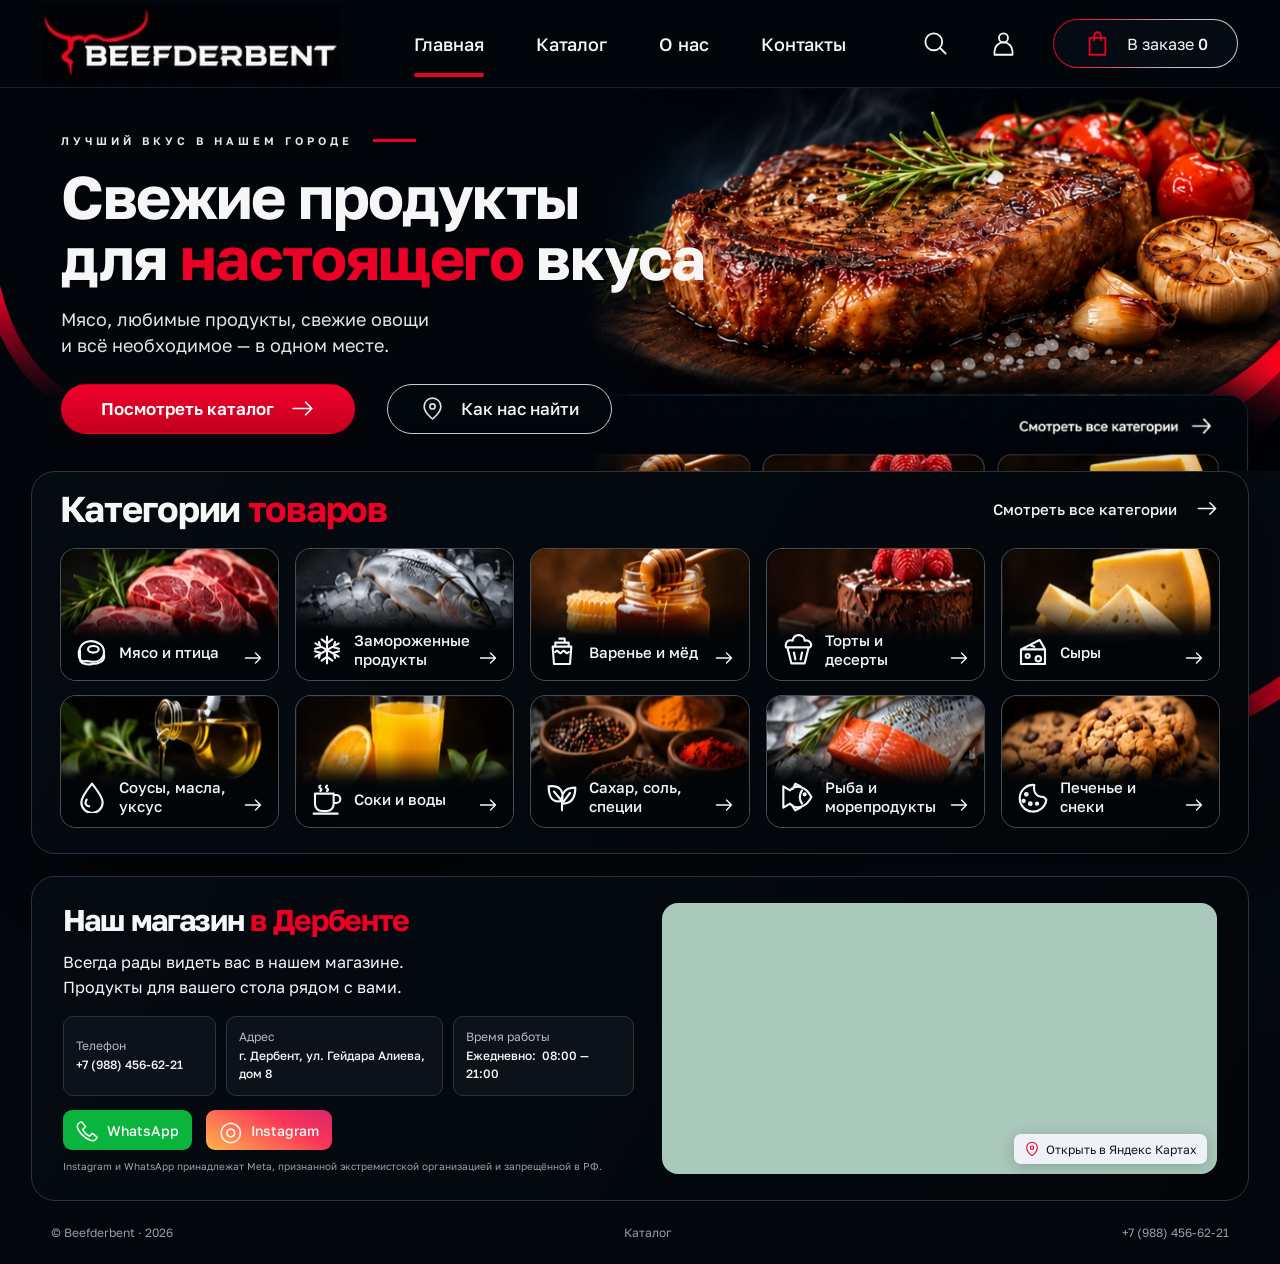
<file: index.html>
<!doctype html><html lang="ru"><head><meta charset="UTF-8"><meta name="viewport" content="width=device-width,initial-scale=1"><meta name="theme-color" content="#03070b"><meta name="description" content="Beefderbent — продукты для вашего стола. Мясо и птица, сыры, овощи и многое другое. Дербент, Гейдара Алиева, 8."><title>Beefderbent — Свежие продукты для настоящего вкуса</title><link rel="preconnect" href="https://fonts.googleapis.com"><link href="https://fonts.googleapis.com/css2?family=Golos+Text:wght@400;500;600;700;800&family=Prata&display=swap" rel="stylesheet"><link rel="stylesheet" href="style.css"><link rel="stylesheet" href="theme-red.css?v=20261122"></head><body><div id="app"></div><script type="module" src="app.js?v=20261125"></script></body></html>
</file>
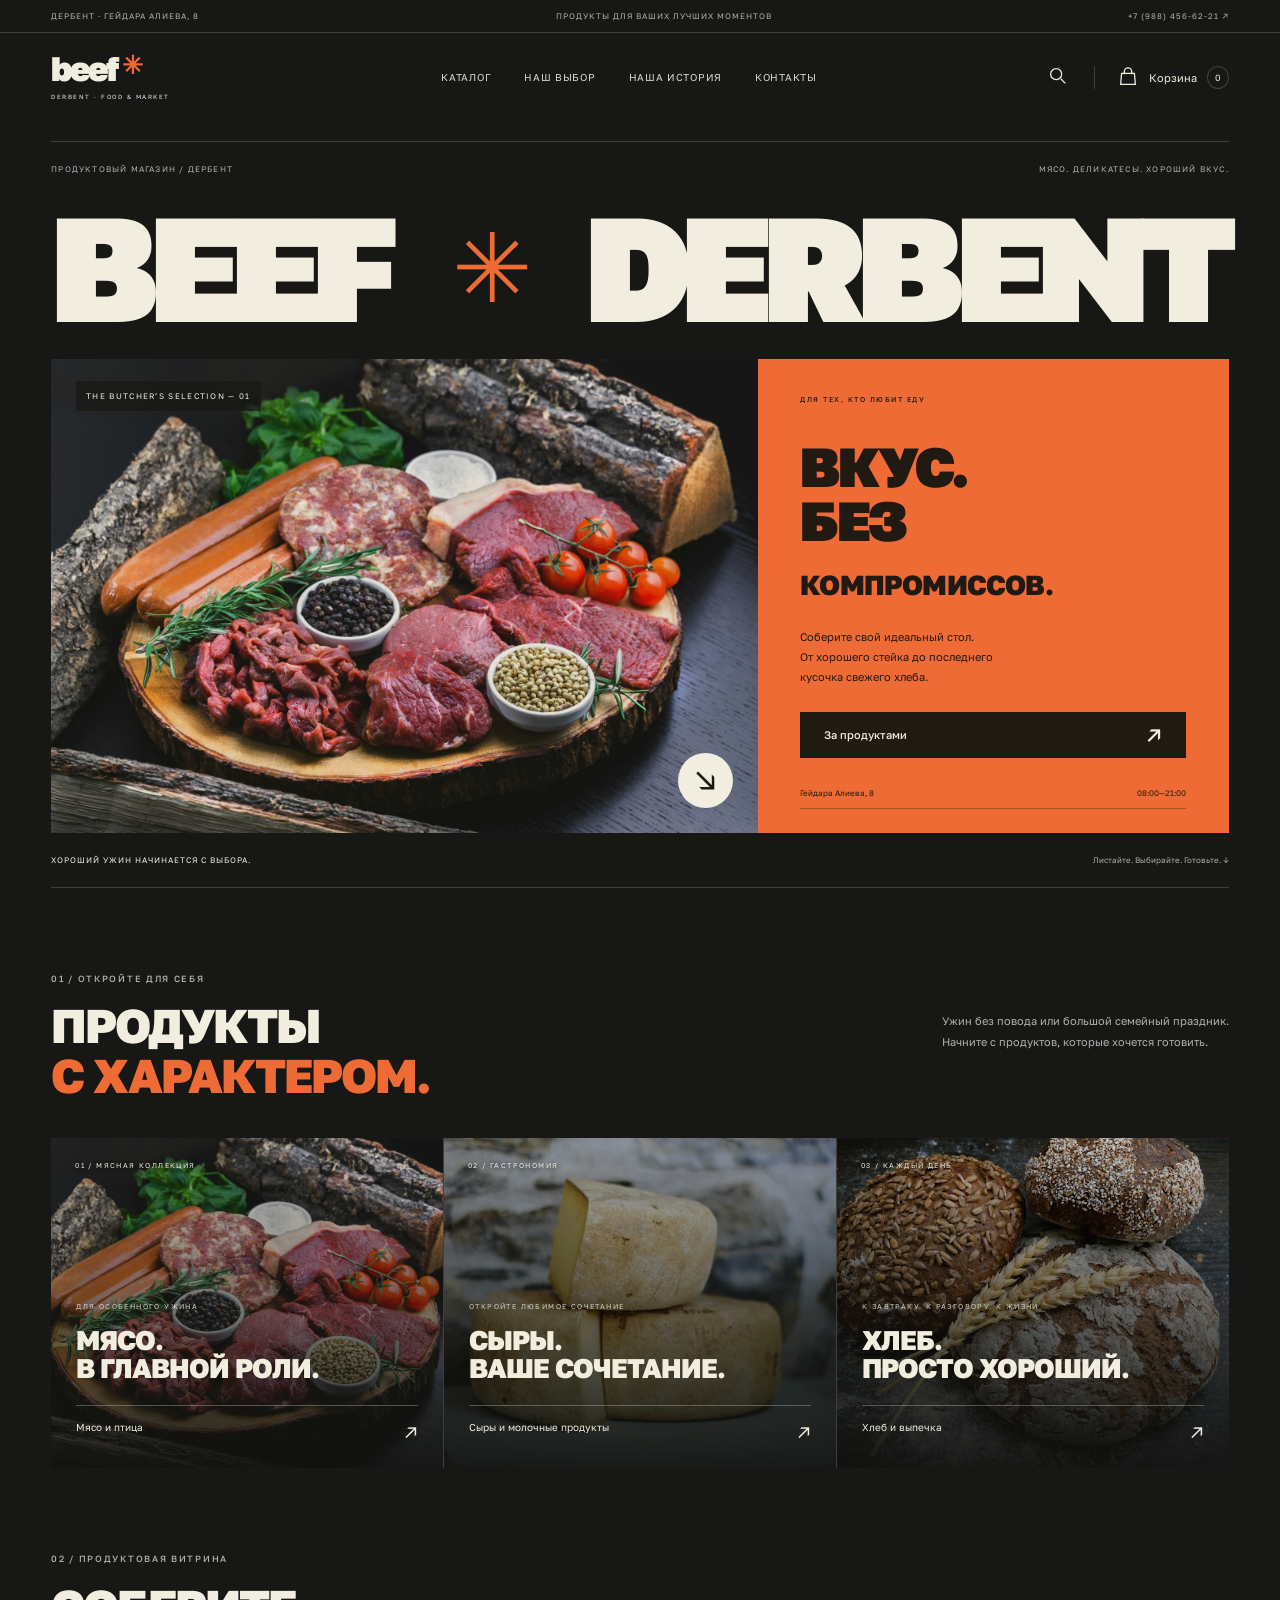
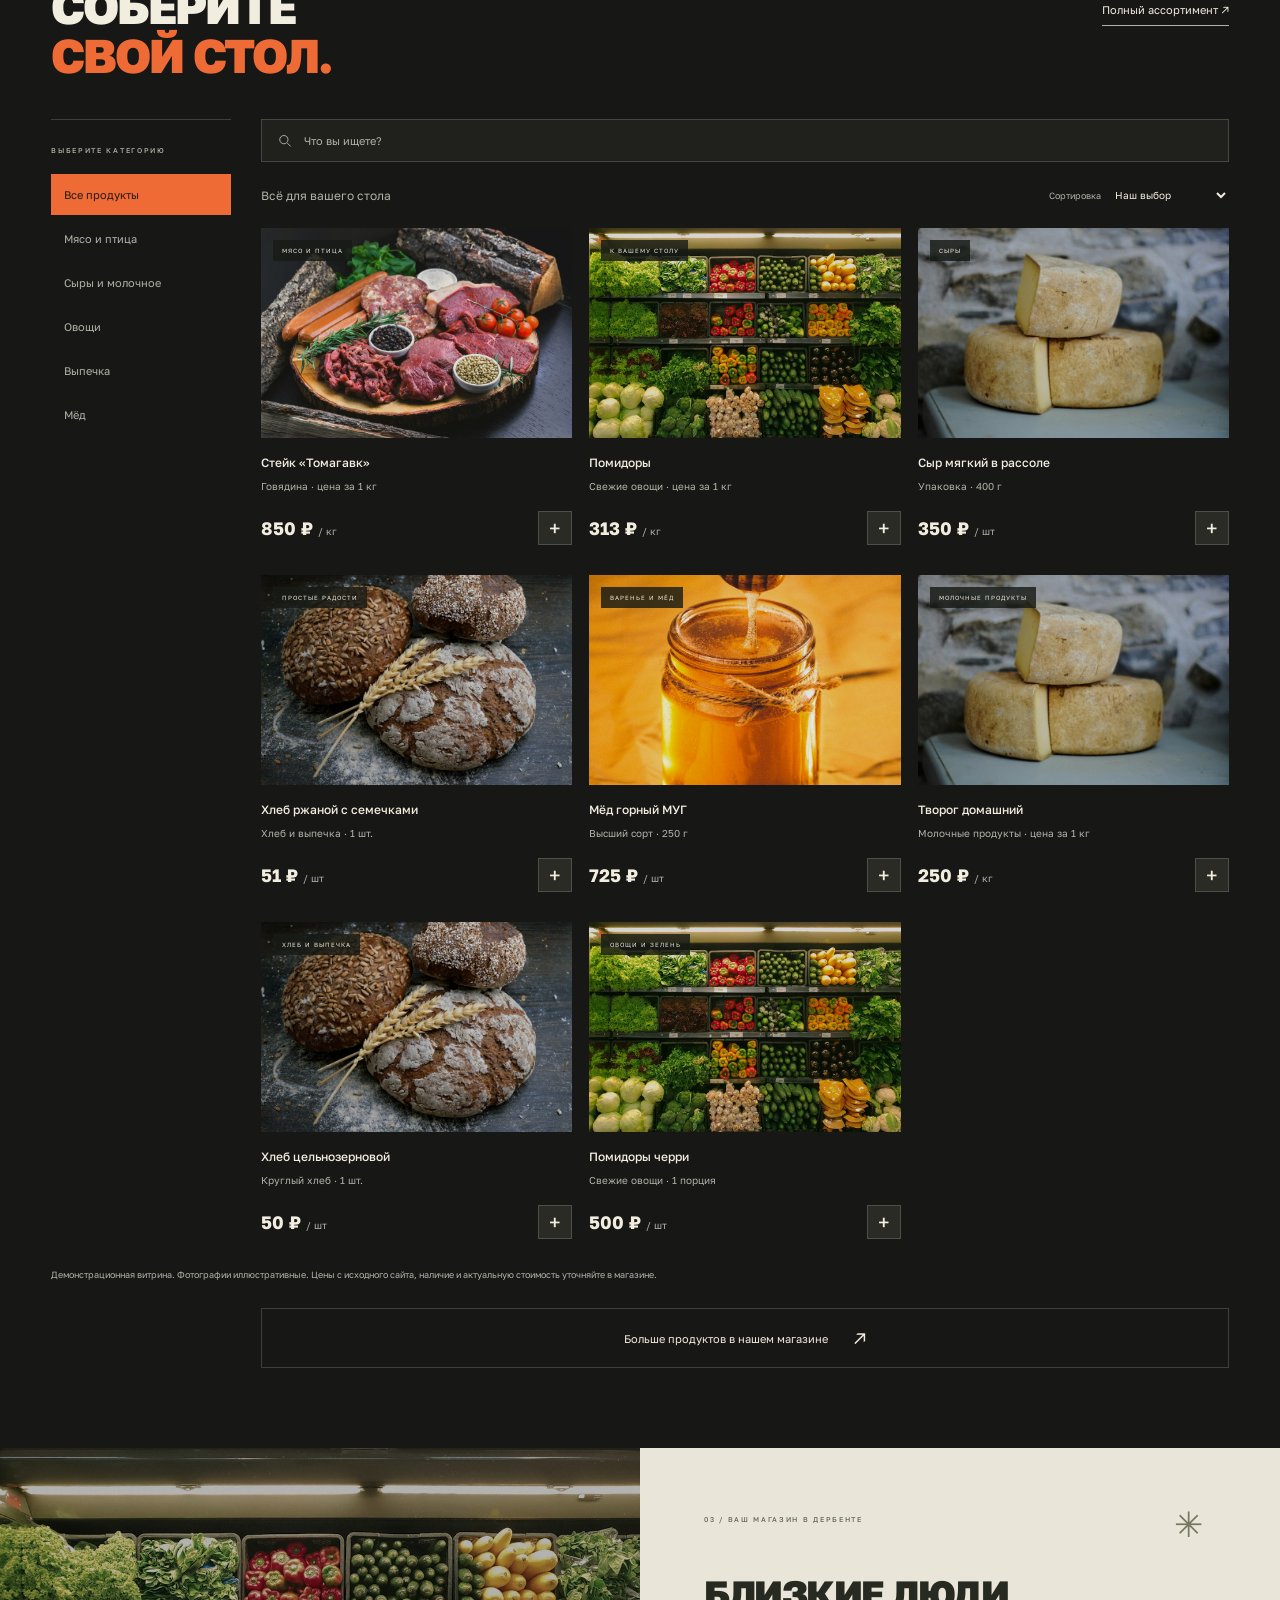
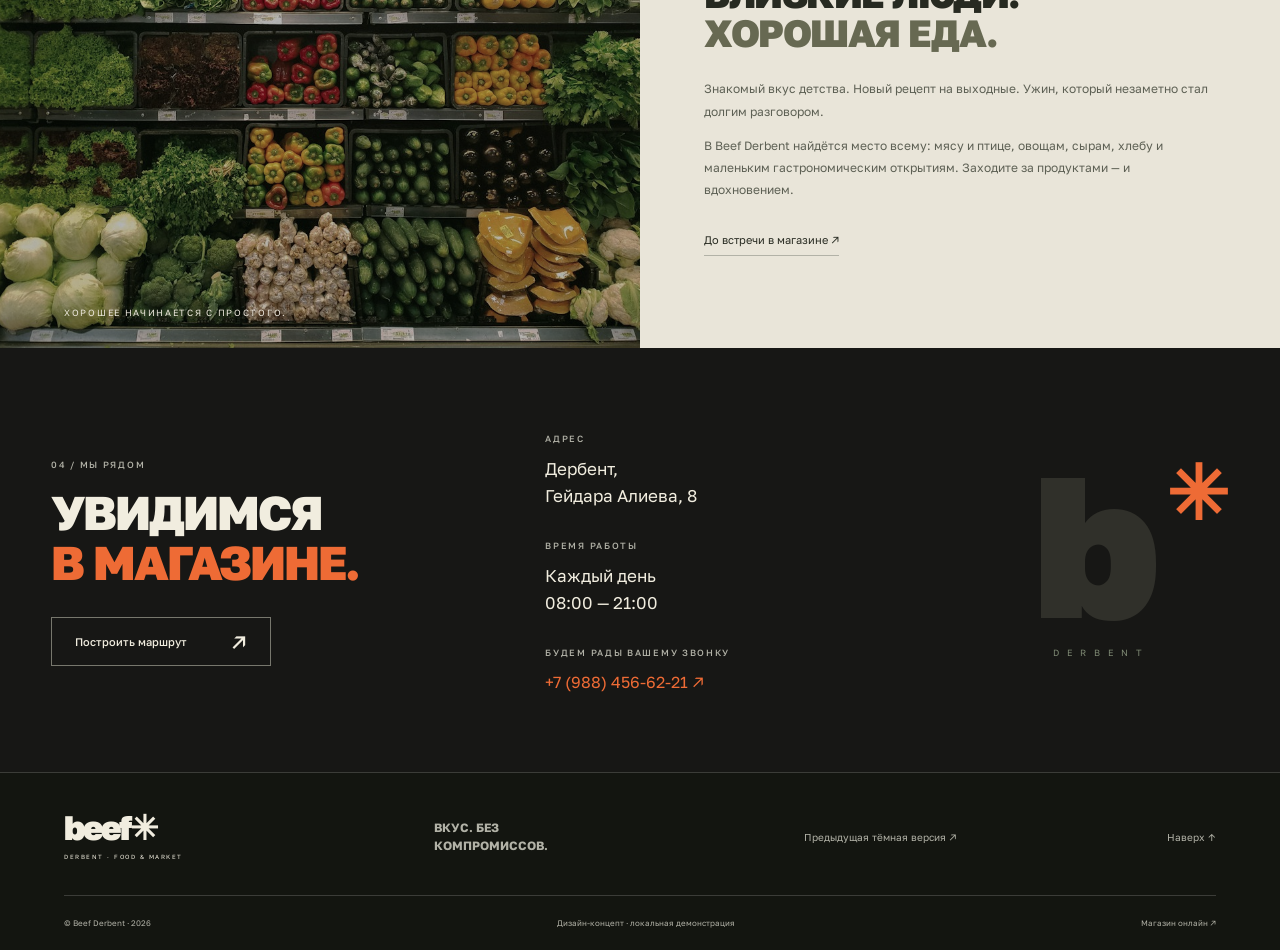
<file: atelier/index.html>
<!doctype html>
<html lang="ru"><head><meta charset="utf-8"><meta name="viewport" content="width=device-width,initial-scale=1"><meta name="theme-color" content="#181a16"><meta name="description" content="Beef Derbent. Мясо, деликатесы и продукты для вашего стола. Дербент, Гейдара Алиева, 8."><title>Beef Derbent — Вкус. Без компромиссов.</title><link rel="preconnect" href="https://fonts.googleapis.com"><link href="https://fonts.googleapis.com/css2?family=Golos+Text:wght@400;500;600;700;800;900&family=Prata&display=swap" rel="stylesheet"><link rel="stylesheet" href="base.css"><link rel="stylesheet" href="style.css"></head>
<body><div class="topline"><span>ДЕРБЕНТ · ГЕЙДАРА АЛИЕВА, 8</span><span>ПРОДУКТЫ ДЛЯ ВАШИХ ЛУЧШИХ МОМЕНТОВ</span><a href="tel:+79884566221">+7 (988) 456-62-21 ↗</a></div>
<header><a href="#" class="brand" aria-label="Beef Derbent — главная"><span>beef<span class="asterisk">✳</span></span><small>DERBENT · FOOD & MARKET</small></a><nav aria-label="Основная навигация"><a href="#catalog">Каталог</a><a href="#selection">Наш выбор</a><a href="#story">Наша история</a><a href="#contacts">Контакты</a></nav><div class="tools"><a href="#catalog" class="search-link" aria-label="Перейти к поиску"><svg viewBox="0 0 24 24"><circle cx="10" cy="10" r="6"/><path d="m15 15 5 5"/></svg></a><button id="open-cart" class="cart-button" aria-label="Открыть корзину"><svg viewBox="0 0 24 24"><path d="M5 8h14l1 12H4L5 8Z"/><path d="M8 9V6a4 4 0 0 1 8 0v3"/></svg><span class="cart-word">Корзина</span><span id="cart-count">0</span></button></div></header>
<main><section class="poster"><div class="poster-kicker"><span>ПРОДУКТОВЫЙ МАГАЗИН / ДЕРБЕНТ</span><span>МЯСО. ДЕЛИКАТЕСЫ. ХОРОШИЙ ВКУС.</span></div><div class="poster-wordmark" aria-label="Beef Derbent">BEEF<span>✳</span>DERBENT</div><div class="poster-grid"><div class="poster-photo"><img src="../assets/steak.jpg" alt="Мясная композиция со специями и овощами"><span class="photo-label">THE BUTCHER’S SELECTION — 01</span><a href="#catalog" class="photo-circle" aria-label="Перейти к продуктам">↘</a></div><div class="poster-panel"><span class="eyebrow">ДЛЯ ТЕХ, КТО ЛЮБИТ ЕДУ</span><h1>ВКУС.<br>БЕЗ<br><em>КОМПРОМИССОВ.</em></h1><p>Соберите свой идеальный стол.<br>От хорошего стейка до последнего<br>кусочка свежего хлеба.</p><a class="button" href="#catalog">За продуктами <span>↗</span></a><div class="panel-bottom"><span>Гейдара Алиева, 8</span><span>08:00—21:00</span></div></div></div><div class="poster-bottom"><span>ХОРОШИЙ УЖИН НАЧИНАЕТСЯ С ВЫБОРА.</span><a href="#selection">Листайте. Выбирайте. Готовьте. ↓</a></div></section>
<section id="selection" class="section selection"><div class="section-top"><div><span class="eyebrow muted">01 / ОТКРОЙТЕ ДЛЯ СЕБЯ</span><h2>ПРОДУКТЫ<br><em>С ХАРАКТЕРОМ.</em></h2></div><p>Ужин без повода или большой семейный праздник.<br>Начните с продуктов, которые хочется готовить.</p></div><div class="editorial-grid"><a class="editorial-tile meat-tile" href="#catalog" data-pick="meat"><img src="../assets/steak.jpg" alt="Мясо для вашего стола" loading="lazy"><span class="tile-index">01 / МЯСНАЯ КОЛЛЕКЦИЯ</span><div><small>ДЛЯ ОСОБЕННОГО УЖИНА</small><h3>МЯСО.<br>В ГЛАВНОЙ РОЛИ.</h3><span class="tile-link">Мясо и птица <b>↗</b></span></div></a><a class="editorial-tile cheese-tile" href="#catalog" data-pick="cheese"><img src="../assets/cheese.jpg" alt="Сыры" loading="lazy"><span class="tile-index">02 / ГАСТРОНОМИЯ</span><div><small>ОТКРОЙТЕ ЛЮБИМОЕ СОЧЕТАНИЕ</small><h3>СЫРЫ.<br>ВАШЕ СОЧЕТАНИЕ.</h3><span class="tile-link">Сыры и молочные продукты <b>↗</b></span></div></a><a class="editorial-tile bread-tile" href="#catalog" data-pick="bread"><img src="../assets/bread.jpg" alt="Ремесленный хлеб — иллюстрация категории" loading="lazy"><span class="tile-index">03 / КАЖДЫЙ ДЕНЬ</span><div><small>К ЗАВТРАКУ. К РАЗГОВОРУ. К ЖИЗНИ.</small><h3>ХЛЕБ.<br>ПРОСТО ХОРОШИЙ.</h3><span class="tile-link">Хлеб и выпечка <b>↗</b></span></div></a></div></section>
<section id="catalog" class="section catalog"><div class="section-top"><div><span class="eyebrow muted">02 / ПРОДУКТОВАЯ ВИТРИНА</span><h2>СОБЕРИТЕ<br><em>СВОЙ СТОЛ.</em></h2></div><a class="text-link" href="https://beefderbent.misea.ru/" target="_blank" rel="noopener">Полный ассортимент ↗</a></div><div class="catalog-layout"><aside class="catalog-sidebar"><span class="eyebrow muted">ВЫБЕРИТЕ КАТЕГОРИЮ</span><div class="catalog-toolbar"><div id="categories" class="categories" aria-label="Категории продуктов"><button class="active" data-filter="all">Все продукты</button><button data-filter="meat">Мясо и птица</button><button data-filter="cheese">Сыры и молочное</button><button data-filter="vegetables">Овощи</button><button data-filter="bread">Выпечка</button><button data-filter="honey">Мёд</button></div></div></aside><div class="catalog-content"><label class="search"><svg viewBox="0 0 24 24"><circle cx="10" cy="10" r="6"/><path d="m15 15 5 5"/></svg><input type="search" id="search" placeholder="Что вы ищете?" aria-label="Поиск продуктов"></label><div class="catalog-info"><h3 id="products-title">Всё для вашего стола</h3><label>Сортировка <select id="sort" aria-label="Сортировка товаров"><option value="default">Наш выбор</option><option value="price-asc">Сначала дешевле</option><option value="price-desc">Сначала дороже</option></select></label></div><div class="products" id="products" aria-live="polite"></div></div></div><p class="demo-note">Демонстрационная витрина. Фотографии иллюстративные. Цены с исходного сайта, наличие и актуальную стоимость уточняйте в магазине.</p><a class="catalog-more" href="https://beefderbent.misea.ru/" target="_blank" rel="noopener">Больше продуктов в нашем магазине <span>↗</span></a></section>
<section id="story" class="story"><div class="story-photo"><img src="../assets/vegetables.jpg" alt="Разнообразие свежих овощей в магазине" loading="lazy"><span>ХОРОШЕЕ НАЧИНАЕТСЯ С ПРОСТОГО.</span></div><div class="story-copy"><span class="eyebrow">03 / ВАШ МАГАЗИН В ДЕРБЕНТЕ</span><span class="story-star">✳</span><h2>БЛИЗКИЕ ЛЮДИ.<br><em>ХОРОШАЯ ЕДА.</em></h2><p>Знакомый вкус детства. Новый рецепт на выходные. Ужин, который незаметно стал долгим разговором.</p><p>В Beef Derbent найдётся место всему: мясу и птице, овощам, сырам, хлебу и маленьким гастрономическим открытиям. Заходите за продуктами — и вдохновением.</p><a class="text-link" href="#contacts">До встречи в магазине ↗</a></div></section>
<section class="visit section" id="contacts"><div class="visit-title"><span class="eyebrow muted">04 / МЫ РЯДОМ</span><h2>УВИДИМСЯ<br><em>В МАГАЗИНЕ.</em></h2><a class="button outline" href="https://www.openstreetmap.org/?mlat=42.0656483&mlon=48.2950448#map=17/42.0656483/48.2950448" target="_blank" rel="noopener">Построить маршрут <span>↗</span></a></div><div class="visit-details"><div><span class="eyebrow muted">АДРЕС</span><p>Дербент,<br>Гейдара Алиева, 8</p></div><div><span class="eyebrow muted">ВРЕМЯ РАБОТЫ</span><p>Каждый день<br>08:00 — 21:00</p></div><div><span class="eyebrow muted">БУДЕМ РАДЫ ВАШЕМУ ЗВОНКУ</span><a href="tel:+79884566221">+7 (988) 456-62-21 ↗</a></div></div><div class="visit-mark" aria-hidden="true">b<span>✳</span><small>DERBENT</small></div></section></main>
<footer><div class="footer-top"><a class="brand" href="#"><span>beef✳</span><small>DERBENT · FOOD & MARKET</small></a><span>ВКУС. БЕЗ КОМПРОМИССОВ.</span><a href="../">Предыдущая тёмная версия ↗</a><a href="#">Наверх ↑</a></div><div class="footer-bottom"><span>© Beef Derbent · 2026</span><span>Дизайн-концепт · локальная демонстрация</span><a href="https://beefderbent.misea.ru/" target="_blank" rel="noopener">Магазин онлайн ↗</a></div></footer>
<dialog id="cart"><div class="cart-heading"><div><span class="eyebrow muted">BEEF DERBENT</span><h2>Ваша корзина</h2></div><button id="close-cart" aria-label="Закрыть корзину">×</button></div><p class="demo-note">Демонстрационная корзина. Заказ оформляется отдельно на исходном сайте магазина.</p><div id="cart-items"></div><div class="cart-total"><span>Итого</span><strong id="total">0 ₽</strong></div><a class="button" href="https://beefderbent.misea.ru/" target="_blank" rel="noopener">Перейти в магазин <span>↗</span></a><p class="demo-note">Состав этой корзины не передаётся на исходный сайт.</p></dialog><div id="toast" role="status"></div><script src="app.js"></script></body></html>
</file>
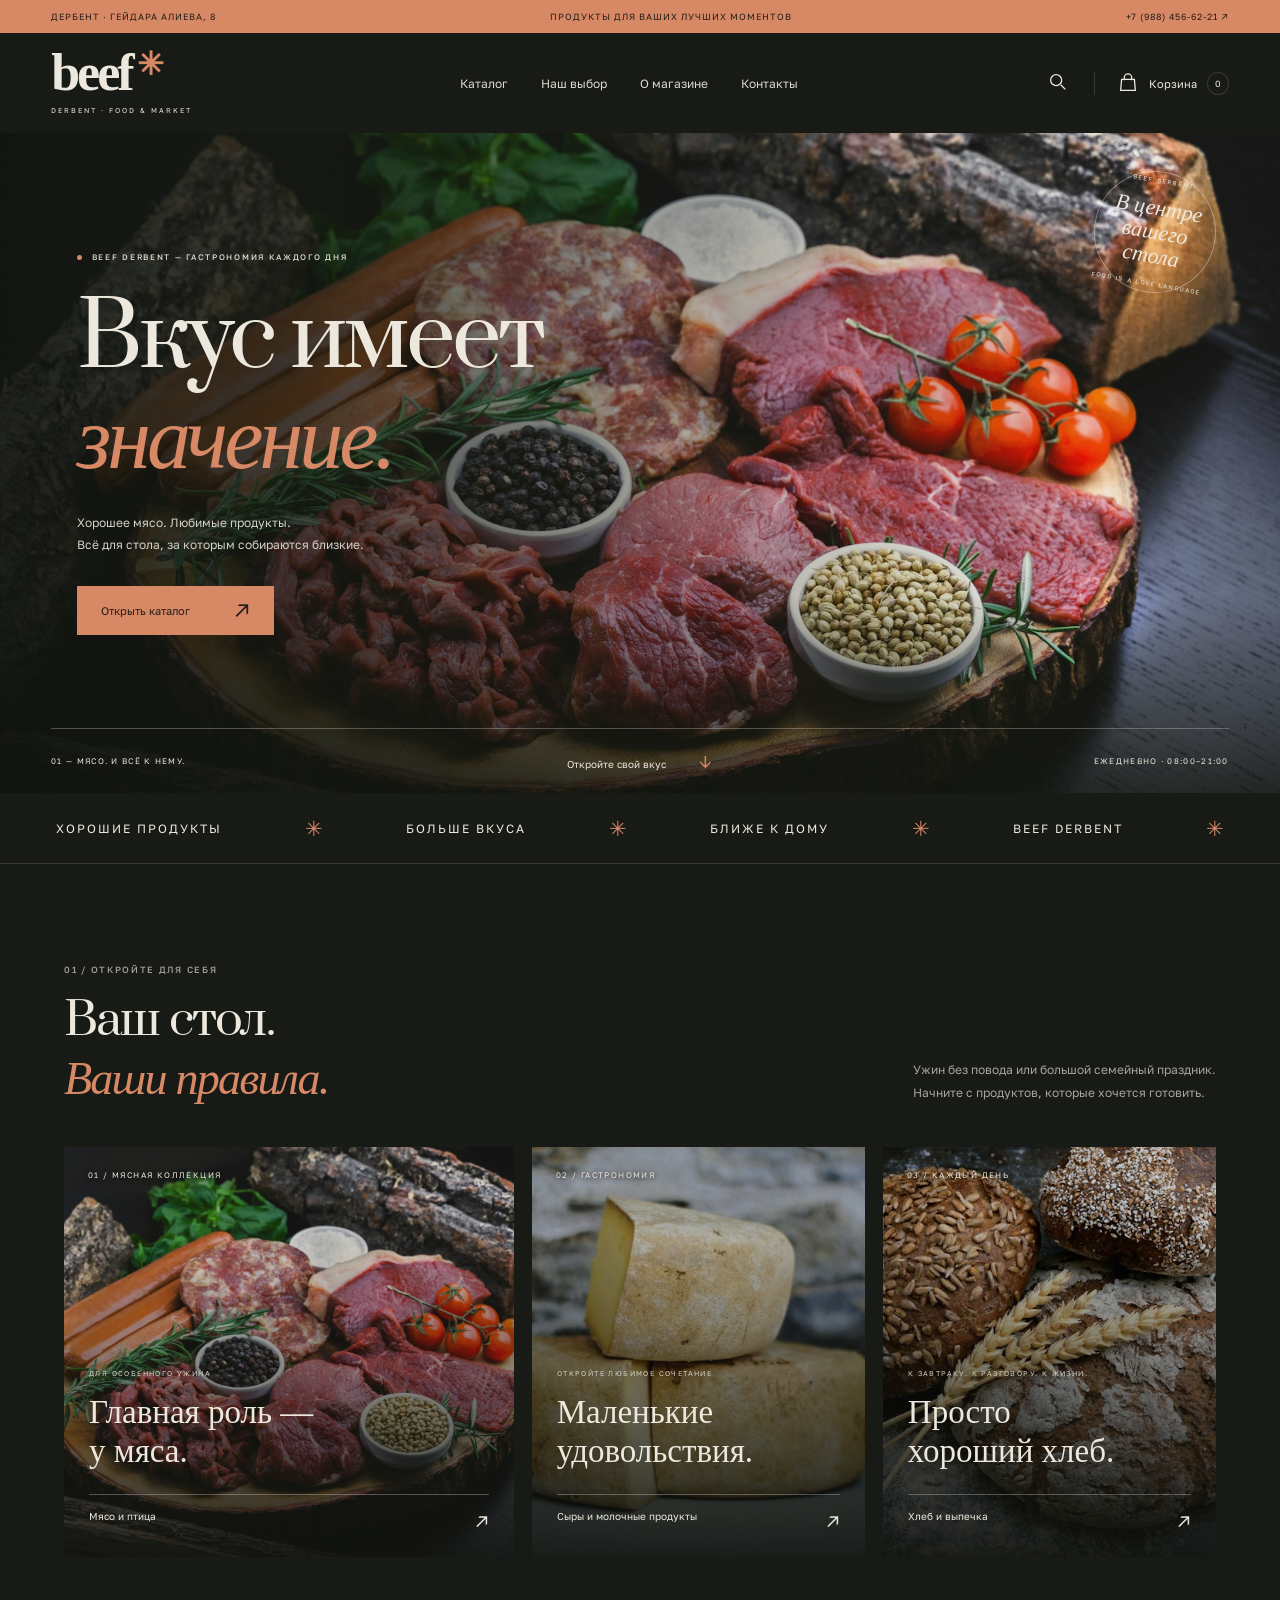
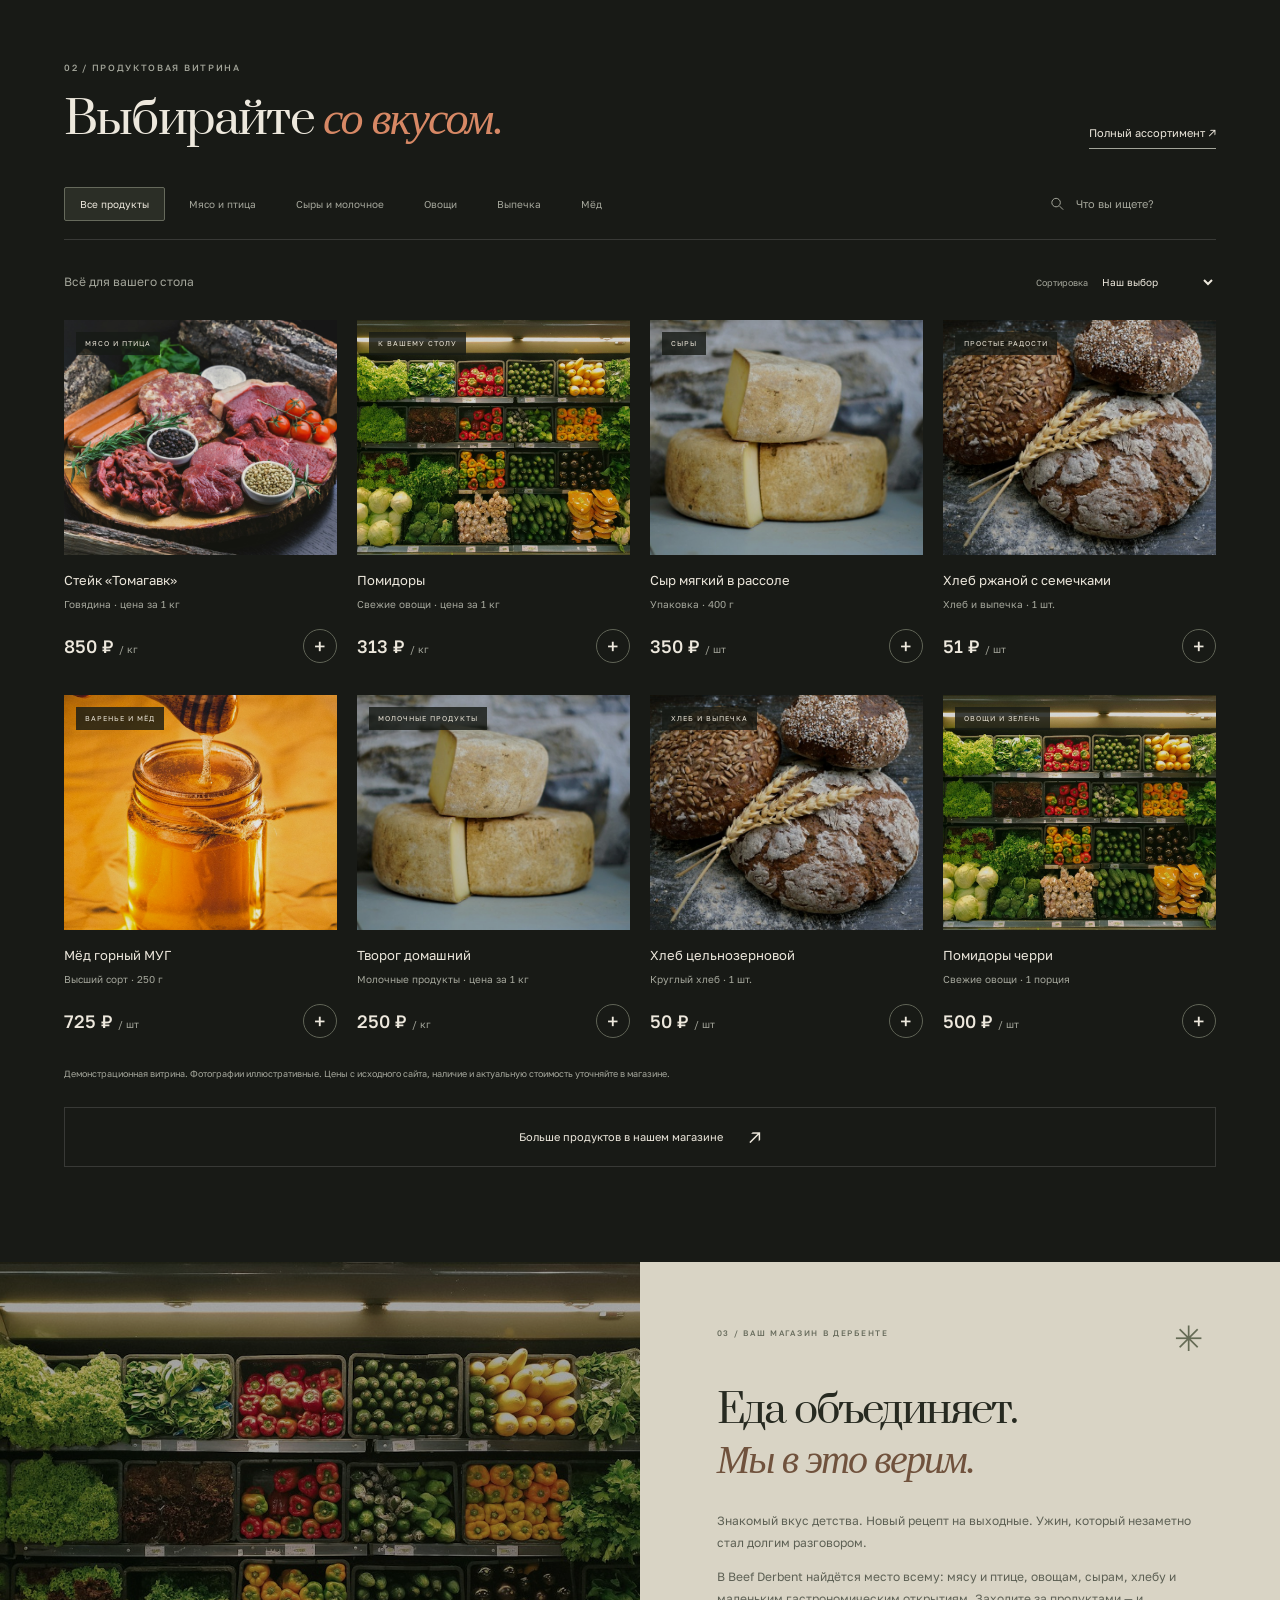
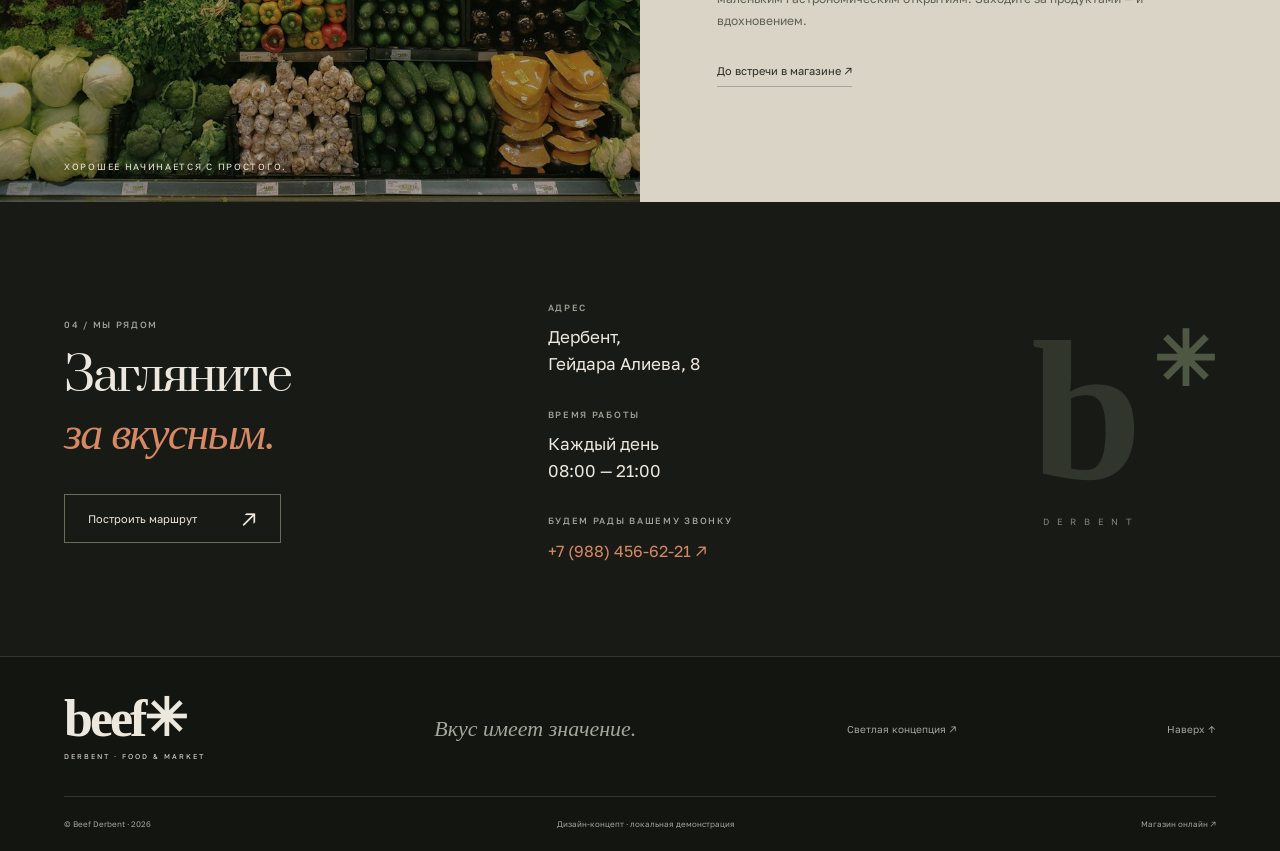
<file: dark-v2/index.html>
<!doctype html>
<html lang="ru"><head><meta charset="utf-8"><meta name="viewport" content="width=device-width,initial-scale=1"><meta name="theme-color" content="#181a16"><meta name="description" content="Beef Derbent. Мясо, деликатесы и продукты для вашего стола. Дербент, Гейдара Алиева, 8."><title>Beef Derbent — Вкус имеет значение</title><link rel="preconnect" href="https://fonts.googleapis.com"><link href="https://fonts.googleapis.com/css2?family=Golos+Text:wght@400;500;600;700&family=Prata&display=swap" rel="stylesheet"><link rel="stylesheet" href="style.css"></head>
<body><div class="topline"><span>ДЕРБЕНТ · ГЕЙДАРА АЛИЕВА, 8</span><span>ПРОДУКТЫ ДЛЯ ВАШИХ ЛУЧШИХ МОМЕНТОВ</span><a href="tel:+79884566221">+7 (988) 456-62-21 ↗</a></div>
<header><a href="#" class="brand" aria-label="Beef Derbent — главная"><span>beef<span class="asterisk">✳</span></span><small>DERBENT · FOOD & MARKET</small></a><nav aria-label="Основная навигация"><a href="#catalog">Каталог</a><a href="#selection">Наш выбор</a><a href="#story">О магазине</a><a href="#contacts">Контакты</a></nav><div class="tools"><a href="#catalog" class="search-link" aria-label="Перейти к поиску"><svg viewBox="0 0 24 24"><circle cx="10" cy="10" r="6"/><path d="m15 15 5 5"/></svg></a><button id="open-cart" class="cart-button" aria-label="Открыть корзину"><svg viewBox="0 0 24 24"><path d="M5 8h14l1 12H4L5 8Z"/><path d="M8 9V6a4 4 0 0 1 8 0v3"/></svg><span class="cart-word">Корзина</span><span id="cart-count">0</span></button></div></header>
<main><section class="hero"><img class="hero-image" src="../assets/steak.jpg" alt="Мясная композиция с розмарином, специями и овощами"><div class="hero-overlay"></div><div class="hero-content"><span class="eyebrow"><i></i> BEEF DERBENT — ГАСТРОНОМИЯ КАЖДОГО ДНЯ</span><h1>Вкус имеет<br><em>значение.</em></h1><p>Хорошее мясо. Любимые продукты.<br>Всё для стола, за которым собираются близкие.</p><a class="button" href="#catalog">Открыть каталог <span>↗</span></a></div><div class="hero-seal"><span>BEEF DERBENT</span><b>В центре<br>вашего стола</b><span>FOOD IS A LOVE LANGUAGE</span></div><div class="hero-foot"><span>01 — МЯСО. И ВСЁ К НЕМУ.</span><a href="#selection">Откройте свой вкус <span>↓</span></a><span>ЕЖЕДНЕВНО · 08:00–21:00</span></div></section>
<div class="marquee" aria-hidden="true"><span>ХОРОШИЕ ПРОДУКТЫ</span><i>✳</i><span>БОЛЬШЕ ВКУСА</span><i>✳</i><span>БЛИЖЕ К ДОМУ</span><i>✳</i><span>BEЕF DERBENT</span><i>✳</i></div>
<section id="selection" class="section selection"><div class="section-top"><div><span class="eyebrow muted">01 / ОТКРОЙТЕ ДЛЯ СЕБЯ</span><h2>Ваш стол.<br><em>Ваши правила.</em></h2></div><p>Ужин без повода или большой семейный праздник.<br>Начните с продуктов, которые хочется готовить.</p></div><div class="editorial-grid"><a class="editorial-tile meat-tile" href="#catalog" data-pick="meat"><img src="../assets/steak.jpg" alt="Мясо для вашего стола" loading="lazy"><span class="tile-index">01 / МЯСНАЯ КОЛЛЕКЦИЯ</span><div><small>ДЛЯ ОСОБЕННОГО УЖИНА</small><h3>Главная роль —<br>у мяса.</h3><span class="tile-link">Мясо и птица <b>↗</b></span></div></a><a class="editorial-tile cheese-tile" href="#catalog" data-pick="cheese"><img src="../assets/cheese.jpg" alt="Сыры" loading="lazy"><span class="tile-index">02 / ГАСТРОНОМИЯ</span><div><small>ОТКРОЙТЕ ЛЮБИМОЕ СОЧЕТАНИЕ</small><h3>Маленькие<br>удовольствия.</h3><span class="tile-link">Сыры и молочные продукты <b>↗</b></span></div></a><a class="editorial-tile bread-tile" href="#catalog" data-pick="bread"><img src="../assets/bread.jpg" alt="Ремесленный хлеб — иллюстрация категории" loading="lazy"><span class="tile-index">03 / КАЖДЫЙ ДЕНЬ</span><div><small>К ЗАВТРАКУ. К РАЗГОВОРУ. К ЖИЗНИ.</small><h3>Просто<br>хороший хлеб.</h3><span class="tile-link">Хлеб и выпечка <b>↗</b></span></div></a></div></section>
<section id="catalog" class="section catalog"><div class="section-top"><div><span class="eyebrow muted">02 / ПРОДУКТОВАЯ ВИТРИНА</span><h2>Выбирайте <em>со вкусом.</em></h2></div><a class="text-link" href="https://beefderbent.misea.ru/" target="_blank" rel="noopener">Полный ассортимент ↗</a></div><div class="catalog-toolbar"><div id="categories" class="categories" aria-label="Категории продуктов"><button class="active" data-filter="all">Все продукты</button><button data-filter="meat">Мясо и птица</button><button data-filter="cheese">Сыры и молочное</button><button data-filter="vegetables">Овощи</button><button data-filter="bread">Выпечка</button><button data-filter="honey">Мёд</button></div><label class="search"><svg viewBox="0 0 24 24"><circle cx="10" cy="10" r="6"/><path d="m15 15 5 5"/></svg><input type="search" id="search" placeholder="Что вы ищете?" aria-label="Поиск продуктов"></label></div><div class="catalog-info"><h3 id="products-title">Всё для вашего стола</h3><label>Сортировка <select id="sort" aria-label="Сортировка товаров"><option value="default">Наш выбор</option><option value="price-asc">Сначала дешевле</option><option value="price-desc">Сначала дороже</option></select></label></div><div class="products" id="products" aria-live="polite"></div><p class="demo-note">Демонстрационная витрина. Фотографии иллюстративные. Цены с исходного сайта, наличие и актуальную стоимость уточняйте в магазине.</p><a class="catalog-more" href="https://beefderbent.misea.ru/" target="_blank" rel="noopener">Больше продуктов в нашем магазине <span>↗</span></a></section>
<section id="story" class="story"><div class="story-photo"><img src="../assets/vegetables.jpg" alt="Разнообразие свежих овощей в магазине" loading="lazy"><span>ХОРОШЕЕ НАЧИНАЕТСЯ С ПРОСТОГО.</span></div><div class="story-copy"><span class="eyebrow">03 / ВАШ МАГАЗИН В ДЕРБЕНТЕ</span><span class="story-star">✳</span><h2>Еда объединяет.<br><em>Мы в это верим.</em></h2><p>Знакомый вкус детства. Новый рецепт на выходные. Ужин, который незаметно стал долгим разговором.</p><p>В Beef Derbent найдётся место всему: мясу и птице, овощам, сырам, хлебу и маленьким гастрономическим открытиям. Заходите за продуктами — и вдохновением.</p><a class="text-link" href="#contacts">До встречи в магазине ↗</a></div></section>
<section class="visit section" id="contacts"><div class="visit-title"><span class="eyebrow muted">04 / МЫ РЯДОМ</span><h2>Загляните<br><em>за вкусным.</em></h2><a class="button outline" href="https://www.openstreetmap.org/?mlat=42.0656483&mlon=48.2950448#map=17/42.0656483/48.2950448" target="_blank" rel="noopener">Построить маршрут <span>↗</span></a></div><div class="visit-details"><div><span class="eyebrow muted">АДРЕС</span><p>Дербент,<br>Гейдара Алиева, 8</p></div><div><span class="eyebrow muted">ВРЕМЯ РАБОТЫ</span><p>Каждый день<br>08:00 — 21:00</p></div><div><span class="eyebrow muted">БУДЕМ РАДЫ ВАШЕМУ ЗВОНКУ</span><a href="tel:+79884566221">+7 (988) 456-62-21 ↗</a></div></div><div class="visit-mark" aria-hidden="true">b<span>✳</span><small>DERBENT</small></div></section></main>
<footer><div class="footer-top"><a class="brand" href="#"><span>beef✳</span><small>DERBENT · FOOD & MARKET</small></a><span>Вкус имеет значение.</span><a href="../light/">Светлая концепция ↗</a><a href="#">Наверх ↑</a></div><div class="footer-bottom"><span>© Beef Derbent · 2026</span><span>Дизайн-концепт · локальная демонстрация</span><a href="https://beefderbent.misea.ru/" target="_blank" rel="noopener">Магазин онлайн ↗</a></div></footer>
<dialog id="cart"><div class="cart-heading"><div><span class="eyebrow muted">BEEF DERBENT</span><h2>Ваша корзина</h2></div><button id="close-cart" aria-label="Закрыть корзину">×</button></div><p class="demo-note">Демонстрационная корзина. Заказ оформляется отдельно на исходном сайте магазина.</p><div id="cart-items"></div><div class="cart-total"><span>Итого</span><strong id="total">0 ₽</strong></div><a class="button" href="https://beefderbent.misea.ru/" target="_blank" rel="noopener">Перейти в магазин <span>↗</span></a><p class="demo-note">Состав этой корзины не передаётся на исходный сайт.</p></dialog><div id="toast" role="status"></div><script src="app.js"></script></body></html>
</file>
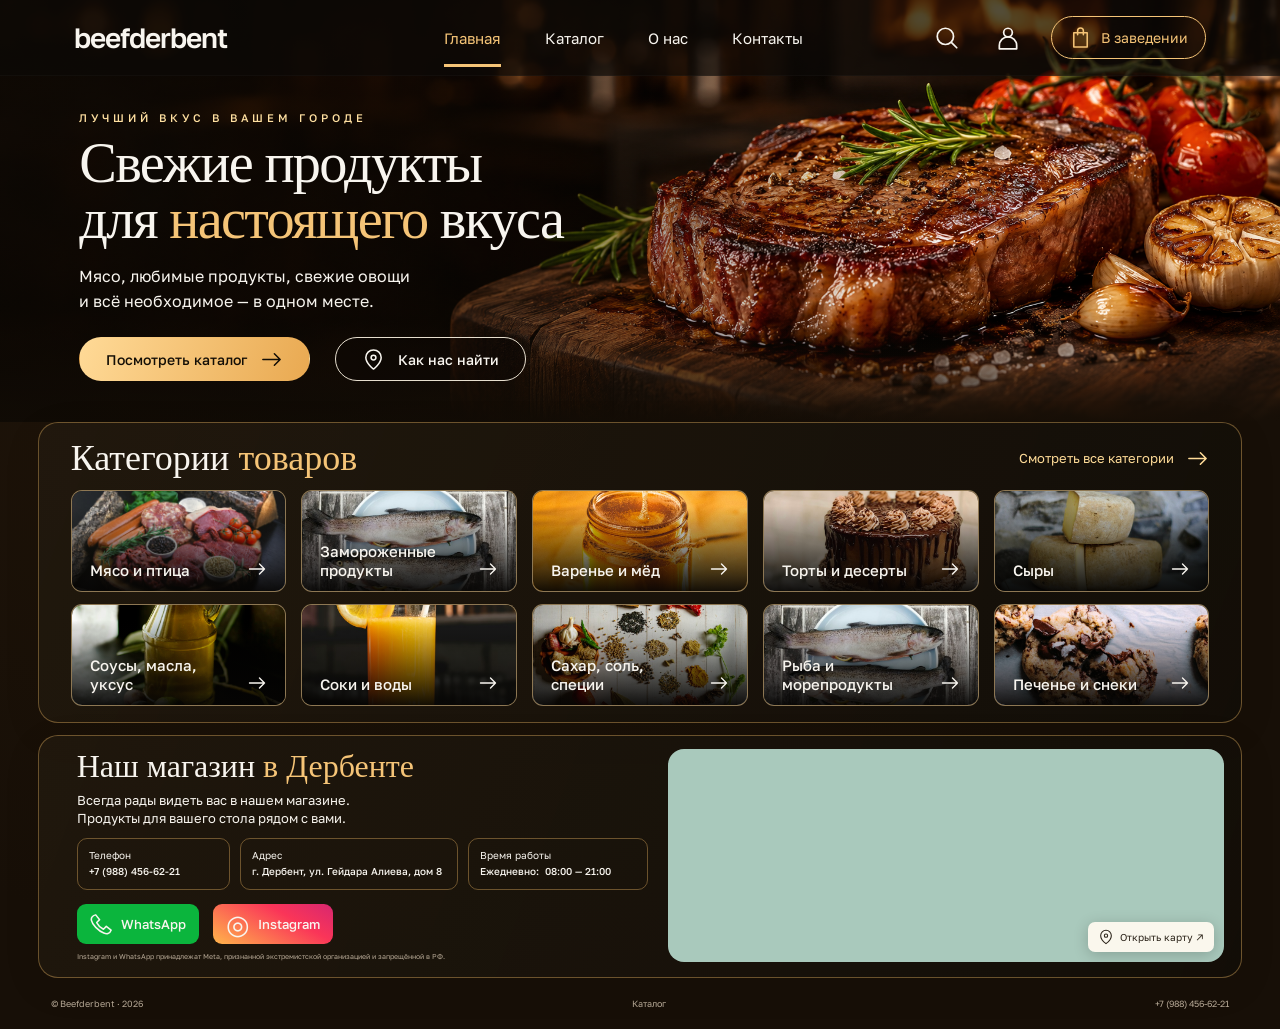
<file: gold-v1/index.html>
<!doctype html><html lang="ru"><head><meta charset="UTF-8"><meta name="viewport" content="width=device-width,initial-scale=1"><meta name="theme-color" content="#170f07"><meta name="description" content="Beefderbent — продукты для вашего стола. Мясо и птица, сыры, овощи и многое другое. Дербент, Гейдара Алиева, 8."><title>Beefderbent — Свежие продукты для настоящего вкуса</title><link rel="preconnect" href="https://fonts.googleapis.com"><link href="https://fonts.googleapis.com/css2?family=Golos+Text:wght@400;500;600&family=Prata&display=swap" rel="stylesheet"><link rel="stylesheet" href="style.css"></head><body><div id="app"></div><script type="module" src="app.js"></script></body></html>
</file>
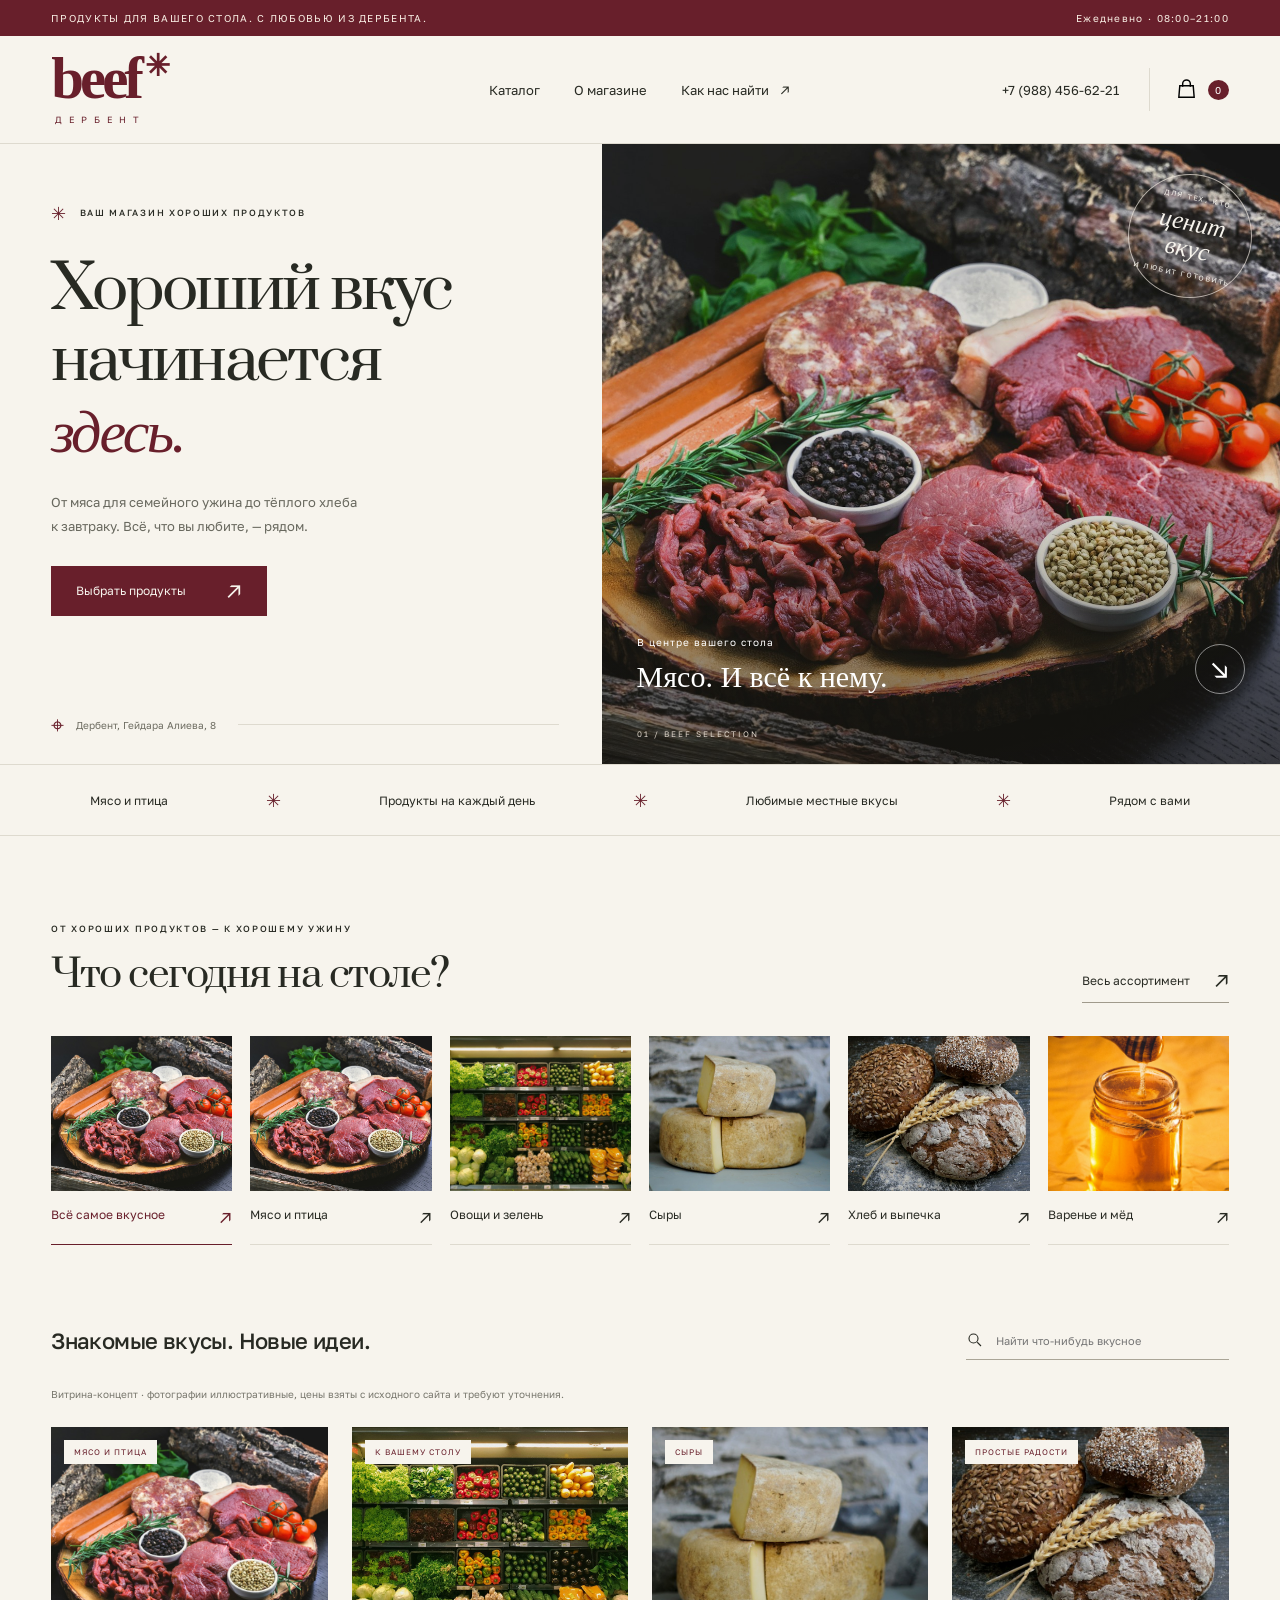
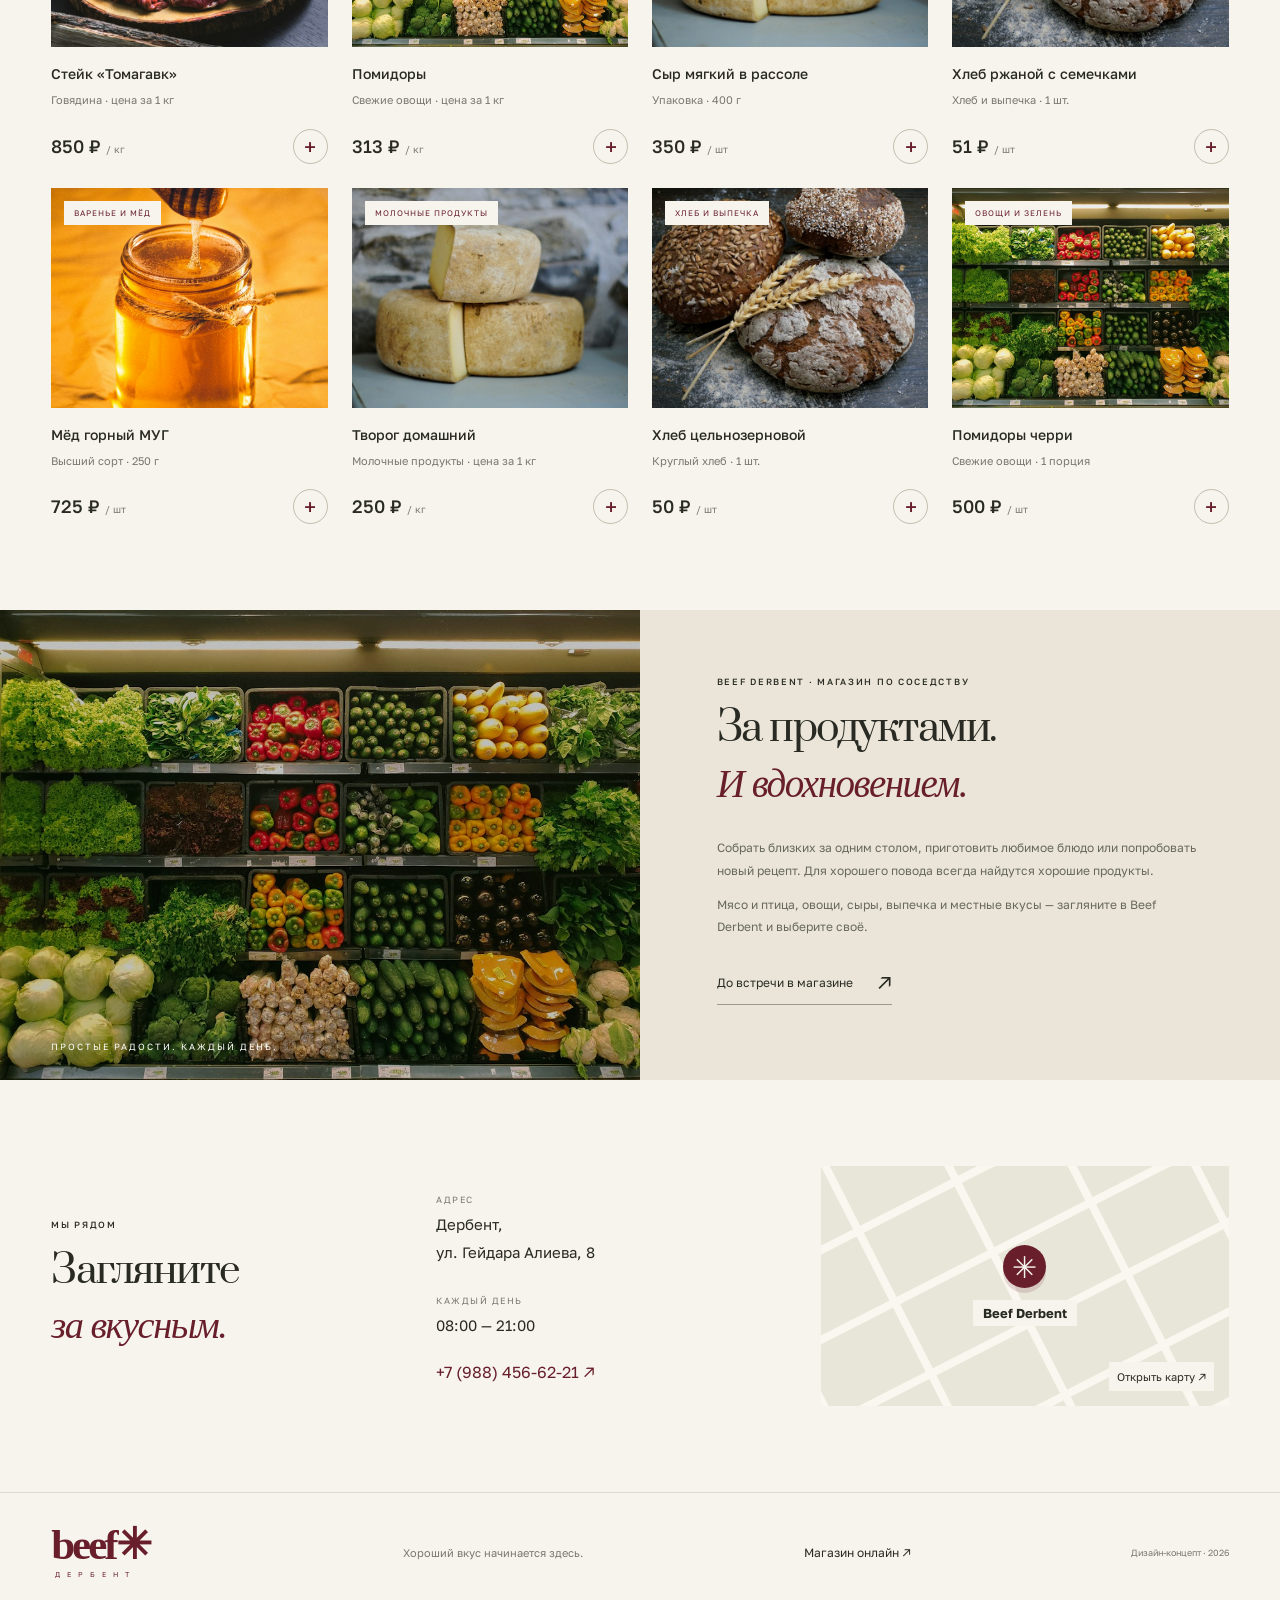
<file: light/index.html>
<!doctype html>
<html lang="ru">
<head><meta charset="UTF-8"><meta name="viewport" content="width=device-width,initial-scale=1"><meta name="theme-color" content="#681f2b"><meta name="description" content="Beef Derbent — мясо, продукты и любимые вкусы в Дербенте. Гейдара Алиева, 8. Ежедневно с 08:00 до 21:00."><title>Beef Derbent — Хороший вкус начинается здесь</title><link rel="preconnect" href="https://fonts.googleapis.com"><link href="https://fonts.googleapis.com/css2?family=Golos+Text:wght@400;500;600;700&family=Prata&display=swap" rel="stylesheet"><link rel="stylesheet" href="style.css"></head>
<body>
<div class="announcement"><span>ПРОДУКТЫ ДЛЯ ВАШЕГО СТОЛА. С ЛЮБОВЬЮ ИЗ ДЕРБЕНТА.</span><span>Ежедневно · 08:00–21:00</span></div>
<header><a class="brand" href="#" aria-label="Beef Derbent — главная"><span class="brand-main">beef<span class="brand-dot">✳</span></span><span class="brand-sub">Д Е Р Б Е Н Т</span></a><nav aria-label="Основная навигация"><a href="#catalog">Каталог</a><a href="#about">О магазине</a><a href="#contacts">Как нас найти <span>↗</span></a></nav><div class="header-actions"><a class="phone" href="tel:+79884566221">+7 (988) 456-62-21</a><button class="cart-button" id="open-cart" aria-label="Открыть корзину"><svg viewBox="0 0 24 24" fill="none" stroke="currentColor" stroke-width="1.5"><path d="M5 8h14l1 12H4L5 8Z"/><path d="M8 9V6a4 4 0 0 1 8 0v3"/></svg><span id="cart-count">0</span></button></div></header>
<main>
<section class="hero"><div class="hero-copy"><div class="eyebrow"><span class="small-star">✳</span> ВАШ МАГАЗИН ХОРОШИХ ПРОДУКТОВ</div><h1>Хороший вкус<br>начинается<br><em>здесь.</em></h1><p>От мяса для семейного ужина до тёплого хлеба<br class="desktop"> к завтраку. Всё, что вы любите, — рядом.</p><a class="button primary" href="#catalog">Выбрать продукты <span>↗</span></a><div class="hero-bottom"><span class="location-icon">⌖</span><span>Дербент, Гейдара Алиева, 8</span><span class="hero-bottom-line"></span></div></div><div class="hero-visual"><img src="../assets/steak.jpg" alt="Свежие стейки на деревянной доске с розмарином"><div class="image-shade"></div><div class="round-stamp"><span>ДЛЯ ТЕХ, КТО</span><b>ценит<br>вкус</b><span>И ЛЮБИТ ГОТОВИТЬ</span></div><div class="hero-caption"><span>В центре вашего стола</span><strong>Мясо. И всё к нему.</strong></div><a href="#catalog" class="image-arrow" aria-label="Перейти в каталог">↘</a><span class="image-index">01 / BEEF SELECTION</span></div></section>
<div class="qualities"><span>Мясо и птица</span><i>✳</i><span>Продукты на каждый день</span><i>✳</i><span>Любимые местные вкусы</span><i>✳</i><span>Рядом с вами</span></div>
<section class="catalog section" id="catalog"><div class="section-top"><div><div class="eyebrow">ОТ ХОРОШИХ ПРОДУКТОВ — К ХОРОШЕМУ УЖИНУ</div><h2>Что сегодня на столе?</h2></div><a class="text-link" href="https://beefderbent.misea.ru/" target="_blank" rel="noopener">Весь ассортимент <span>↗</span></a></div><div class="categories" id="categories"><button class="category active" data-filter="all"><span class="category-picture"><img src="../assets/steak.jpg" alt="" loading="lazy"></span><span>Всё самое вкусное <small>↗</small></span></button><button class="category" data-filter="meat"><span class="category-picture"><img src="../assets/steak.jpg" alt="" loading="lazy"></span><span>Мясо и птица <small>↗</small></span></button><button class="category" data-filter="vegetables"><span class="category-picture"><img src="../assets/vegetables.jpg" alt="" loading="lazy"></span><span>Овощи и зелень <small>↗</small></span></button><button class="category" data-filter="cheese"><span class="category-picture"><img src="../assets/cheese.jpg" alt="" loading="lazy"></span><span>Сыры <small>↗</small></span></button><button class="category" data-filter="bread"><span class="category-picture"><img src="../assets/bread.jpg" alt="" loading="lazy"></span><span>Хлеб и выпечка <small>↗</small></span></button><button class="category" data-filter="honey"><span class="category-picture"><img src="../assets/honey.jpg" alt="" loading="lazy"></span><span>Варенье и мёд <small>↗</small></span></button></div>
<div class="product-top"><h3 id="products-title">Знакомые вкусы. Новые идеи.</h3><label class="search"><svg viewBox="0 0 24 24" fill="none" stroke="currentColor" stroke-width="1.5"><circle cx="10" cy="10" r="6"/><path d="m15 15 5 5"/></svg><input id="search" type="search" placeholder="Найти что-нибудь вкусное" aria-label="Поиск продуктов"></label></div><p class="demo-note">Витрина-концепт · фотографии иллюстративные, цены взяты с исходного сайта и требуют уточнения.</p><div id="products" class="products" aria-live="polite"></div></section>
<section class="about" id="about"><div class="about-photo"><img src="../assets/vegetables.jpg" alt="Свежие овощи в продуктовом магазине" loading="lazy"><span>ПРОСТЫЕ РАДОСТИ. КАЖДЫЙ ДЕНЬ.</span></div><div class="about-copy"><div class="eyebrow">BEEF DERBENT · МАГАЗИН ПО СОСЕДСТВУ</div><h2>За продуктами.<br><em>И вдохновением.</em></h2><p>Собрать близких за одним столом, приготовить любимое блюдо или попробовать новый рецепт. Для хорошего повода всегда найдутся хорошие продукты.</p><p>Мясо и птица, овощи, сыры, выпечка и местные вкусы — загляните в Beef Derbent и выберите своё.</p><a class="text-link" href="#contacts">До встречи в магазине <span>↗</span></a></div></section>
<section class="contact section" id="contacts"><div><div class="eyebrow">МЫ РЯДОМ</div><h2>Загляните<br><em>за вкусным.</em></h2></div><div class="contact-details"><div><span>АДРЕС</span><p>Дербент,<br>ул. Гейдара Алиева, 8</p></div><div><span>КАЖДЫЙ ДЕНЬ</span><p>08:00 — 21:00</p></div><a href="tel:+79884566221">+7 (988) 456-62-21 ↗</a></div><a class="map-link" href="https://www.openstreetmap.org/?mlat=42.0656483&mlon=48.2950448#map=17/42.0656483/48.2950448" target="_blank" rel="noopener"><span class="map-grid"></span><span class="map-pin">✳</span><strong>Beef Derbent</strong><span class="map-label">Открыть карту ↗</span></a></section>
</main><footer><a class="brand footer-brand" href="#"><span class="brand-main">beef✳</span><span class="brand-sub">Д Е Р Б Е Н Т</span></a><span>Хороший вкус начинается здесь.</span><a href="https://beefderbent.misea.ru/" target="_blank" rel="noopener">Магазин онлайн ↗</a><small>Дизайн-концепт · 2026</small></footer>
<dialog id="cart"><div class="cart-heading"><h2>Ваша корзина</h2><button id="close-cart" aria-label="Закрыть корзину">×</button></div><p class="demo-note">Демонстрационная корзина. Заказ оформляется отдельно на исходном сайте магазина.</p><div id="cart-items"></div><div class="cart-total"><span>Итого</span><strong id="total">0 ₽</strong></div><a class="button primary" href="https://beefderbent.misea.ru/" target="_blank" rel="noopener">Перейти в магазин <span>↗</span></a><p class="demo-note">Состав этой корзины не передаётся на исходный сайт.</p></dialog><div id="toast" role="status"></div><script src="app.js"></script>
</body></html>
</file>
<file: style.css>
:root{--bg:#170f07;--surface:#1c150c;--gold:#f5c477;--text:#f8f5ef;--muted:#cec5b6;--border:#b58b4c88}*{box-sizing:border-box}html{scroll-behavior:smooth;scroll-padding-top:25px}body{margin:0;background:radial-gradient(ellipse at 30% 30%,#33210e55,transparent 65%),var(--bg);color:var(--text);font:14px 'Golos Text',Arial,sans-serif}a{color:inherit;text-decoration:none}button,input{font:inherit}button,a{-webkit-tap-highlight-color:transparent}button{cursor:pointer}button:focus-visible,a:focus-visible,input:focus-visible{outline:2px solid var(--gold);outline-offset:5px}svg{width:23px;height:23px;flex-shrink:0}img{display:block;width:100%;height:100%;object-fit:cover}button{color:inherit}.header{position:relative;z-index:2;display:flex;align-items:center;justify-content:space-between;gap:25px;height:76px;padding:0 5.8%;background:#0c0907b3;border-bottom:1px solid #ffffff06}.brand{font-size:28px;letter-spacing:-1px;font-weight:600;white-space:nowrap}.header nav{display:flex;gap:44px;align-self:stretch;margin-left:8%}.header nav a{display:flex;align-items:center;position:relative;font-size:15px}.header nav a.active{color:var(--gold)}.header nav a.active:after{position:absolute;bottom:8px;left:0;right:0;height:3px;background:var(--gold);content:''}.header-tools{display:flex;align-items:center;gap:25px}.icon-button{background:none;border:0;padding:5px;display:grid;place-items:center}.icon-button svg{width:26px;height:26px}.mode{display:flex;align-items:center;gap:9px;border:1px solid var(--gold);border-radius:30px;background:none;color:var(--gold);padding:9px 17px;white-space:nowrap;font-size:14px}.hero{position:relative;min-height:355px;background:linear-gradient(90deg,#0d0904bb 0%,#0d090488 35%,transparent 75%),linear-gradient(0deg,var(--bg),transparent 24%),url('assets/reference/hero.png') center 52%/cover;margin-top:-76px;padding-top:76px;min-height:422px}.hero-content{position:relative;padding:35px 6.2% 40px}.eyebrow{font-size:11px;letter-spacing:4px;color:#ffe0a1;font-weight:500}h1,h2{font-family:Georgia,'Times New Roman',serif;font-weight:400}h1{font-size:clamp(40px,4.4vw,72px);line-height:.99;letter-spacing:-1.7px;margin:12px 0 17px}h1 em,h2 em{font-style:normal;color:var(--gold)}.hero p{font-size:16px;line-height:1.55;margin:0 0 23px}.hero-actions{display:flex;gap:25px}.button{min-height:44px;padding:0 26px;display:inline-flex;align-items:center;justify-content:center;gap:13px;border-radius:28px;font-size:14px;font-weight:500;border:1px solid transparent;transition:filter .2s,background .2s}.primary{background:linear-gradient(110deg,#ffda97,#e9a951);color:#130e06}.button:hover{filter:brightness(1.13)}.outline{border-color:#e6dece;background:#09070444}.home-main{position:relative;max-width:1600px;padding:0 3%;margin:0 auto}.panel{border:1px solid var(--border);border-radius:20px;background:linear-gradient(110deg,#221a0fbf,#120e08df);box-shadow:0 10px 40px #00000012}.categories-panel{padding:15px 2.6% 16px}.section-heading{display:flex;justify-content:space-between;align-items:center;gap:25px;margin-bottom:12px}h2{font-size:36px;line-height:1.12;margin:0}.all-link{display:flex;align-items:center;gap:12px;color:#ffdc98;font-size:13px;white-space:nowrap}.category-grid{display:grid;grid-template-columns:repeat(5,minmax(0,1fr));gap:12px 15px}.category-card{position:relative;isolation:isolate;border:1px solid #d5b78499;border-radius:11px;height:102px;overflow:hidden;display:flex;align-items:flex-end;padding:12px 18px;gap:12px;transition:border-color .25s,transform .25s;background:#211709}.category-card img{position:absolute;inset:0;z-index:-2;transition:transform .5s}.category-card:after{content:'';position:absolute;inset:0;z-index:-1;background:linear-gradient(0deg,#050403f0,transparent 85%)}.category-card span{font-size:15px;font-weight:500;line-height:1.25;flex:1}.category-card svg{width:20px;height:20px}.category-card:hover{border-color:var(--gold);transform:translateY(-2px)}.category-card:hover img{transform:scale(1.06)}.contacts{display:grid;grid-template-columns:1.03fr 1fr;gap:20px;margin-top:12px;padding:13px 17px 15px 3.1%;scroll-margin-top:15px}.contact-copy h2{font-size:32px}.contact-copy p{margin:6px 0 10px;line-height:1.4;font-size:13px}.contact-facts{display:grid;grid-template-columns:.85fr 1.2fr 1fr;gap:10px}.contact-facts>div,.contact-facts>a{border:1px solid var(--border);border-radius:10px;padding:10px 11px;display:flex;flex-direction:column;justify-content:center;gap:3px}.contact-facts small{font-size:10px}.contact-facts strong{font-size:10px;line-height:1.5;font-weight:500}.socials{display:flex;gap:14px;margin-top:14px}.socials a{display:inline-flex;align-items:center;gap:8px;border-radius:9px;padding:8px 13px;font-size:13px;font-weight:500}.whatsapp{background:#0bb53d}.instagram{background:linear-gradient(30deg,#ffb54b,#fa3558 65%,#d72770)}.instagram-icon{font-size:27px;line-height:24px}.social-note{display:block;color:#b8aa97;font-size:7px;line-height:1.5;margin-top:8px;max-width:560px}.map{position:relative;min-height:205px;overflow:hidden;border-radius:16px;background:#a9c9bc}.map iframe{display:block;border:0;height:100%;width:100%;min-height:205px}.map-link{position:absolute;bottom:10px;right:10px;background:#faf7ed;color:#2b2319;border-radius:7px;display:flex;align-items:center;gap:6px;padding:7px 10px;font-size:10px;box-shadow:0 3px 15px #0003}.map-link svg{width:16px;height:16px}footer{max-width:1600px;margin:auto;padding:20px 4%;display:flex;justify-content:space-between;gap:20px;color:#b8aa97;font-size:9px}.inner-main{max-width:1500px;min-height:65vh;margin:0 auto;padding:28px 4%}.breadcrumbs{display:flex;gap:12px;flex-wrap:wrap;font-size:11px;color:#c3b59e;margin:0 0 25px}.breadcrumbs a:hover{color:var(--gold)}.full-catalog{padding:32px}.full-catalog h1{font-size:44px;margin-bottom:8px}.full-catalog .eyebrow{font-size:8px}.category-count{font-size:12px;color:var(--muted)}.catalog-search{display:flex;align-items:center;gap:10px;border:1px solid var(--border);border-radius:12px;padding:10px 15px;margin:20px 0;color:var(--gold);background:#0b080688}.catalog-search input{width:100%;border:0;outline:none;background:none;color:var(--text);font-size:14px;padding:4px}.catalog-search input::placeholder{color:#b5a991}.all-categories .category-card{height:140px}.category-layout{display:grid;grid-template-columns:245px minmax(0,1fr);gap:22px}.category-sidebar{padding:23px 15px;align-self:start}.category-sidebar h2{font-size:25px;padding:0 8px 15px}.category-sidebar nav{display:flex;flex-direction:column;gap:3px}.category-sidebar a{font-size:11px;line-height:1.5;padding:10px;border-radius:6px;display:flex;align-items:center;justify-content:space-between;gap:10px}.category-sidebar a svg{width:14px;height:14px}.category-sidebar a:hover,.category-sidebar .selected{background:#f5c4771f;color:var(--gold)}.category-detail{overflow:hidden}.category-cover{position:relative;isolation:isolate;min-height:230px;padding:40px 35px;display:flex;align-items:flex-end}.category-cover img{position:absolute;inset:0;z-index:-2;object-position:center 45%}.category-cover:after{content:'';position:absolute;inset:0;background:linear-gradient(90deg,#100b05ee,#100b0577);z-index:-1}.category-cover h1{font-size:40px;line-height:1.12;margin:12px 0}.category-cover .eyebrow{font-size:8px}.category-cover p{font-size:13px;line-height:1.7;margin:0;max-width:420px}.empty-state{text-align:center;padding:55px 25px}.empty-state>svg{width:35px;height:35px;color:var(--gold);margin-bottom:18px}.empty-state h2{font-size:30px}.empty-state p{font-size:13px;color:var(--muted);line-height:1.8;margin:15px 0 24px}.empty-state h1{font-size:36px;line-height:1.2}.empty-actions{display:flex;align-items:center;justify-content:center;gap:25px;flex-wrap:wrap}.text-link{display:inline-flex;align-items:center;gap:10px;color:var(--gold);font-size:12px}.product-grid{display:grid;grid-template-columns:repeat(3,minmax(0,1fr));gap:18px;padding:25px}.product-card{display:block;border:1px solid var(--border);padding:15px;border-radius:12px}.product-card img{height:180px;border-radius:8px}.product-card h3{font-size:16px}.product-card>svg{float:right}.product-detail{padding:35px;display:grid;grid-template-columns:1fr 1fr;gap:40px}.product-detail>img{max-height:500px;border-radius:15px}.product-detail h1{font-size:40px}.product-detail p{line-height:1.8;color:var(--muted)}.product-detail strong{display:block;font-size:24px;margin:25px 0}.product-detail .button{margin-top:20px}dialog{width:min(540px,calc(100% - 30px));max-height:85vh;padding:32px;border:1px solid var(--border);border-radius:20px;background:#1e160e;color:var(--text)}dialog::backdrop{background:#000a;backdrop-filter:blur(5px)}dialog h2{font-size:32px;padding-right:20px}dialog p{color:var(--muted);font-size:13px;line-height:1.8}.close{position:absolute;right:15px;top:10px;font-size:29px;background:none;border:0;padding:5px}.search-results{display:grid;gap:3px;max-height:45vh;overflow-y:auto}.search-results a{display:flex;align-items:center;justify-content:space-between;padding:12px 8px;border-bottom:1px solid #b58b4c33;font-size:13px}.search-results a:hover{color:var(--gold)}.search-results svg{width:17px}.mode-option{display:grid;grid-template-columns:25px 1fr;gap:8px 12px;text-align:left;width:100%;background:#ffffff05;border:1px solid var(--border);border-radius:12px;padding:18px;margin:12px 0;color:var(--gold)}.mode-option span{grid-column:2;font-size:11px;color:var(--muted)}.small-note{font-size:11px!important}.no-results{padding:20px;color:var(--muted)}[hidden]{display:none!important}@media(min-width:1600px){.header{padding-left:max(6%,calc((100% - 1450px)/2));padding-right:max(6%,calc((100% - 1450px)/2))}.hero-content{max-width:1500px;margin:auto}.hero{min-height:480px}.category-card{height:120px}.contacts{padding-top:20px;padding-bottom:20px}.contact-facts strong{font-size:12px}}@media(max-width:1150px){.header{gap:20px;padding:0 4%}.header nav{gap:24px;margin-left:0}.header-tools{gap:15px}.brand{font-size:25px}.mode{font-size:12px;padding:9px 12px}.category-card{padding:10px 12px}.category-card span{font-size:12px}.contacts{grid-template-columns:1fr 1fr;gap:15px}.contact-facts{grid-template-columns:1fr 1.3fr}.contact-facts>div:last-child{grid-column:1/-1;flex-direction:row;gap:10px;justify-content:flex-start;padding:7px 11px}.contact-facts strong{font-size:10px}.contact-copy h2{font-size:28px}.hero p{font-size:14px}.category-grid{gap:10px}.all-categories{grid-template-columns:repeat(4,minmax(0,1fr))}}@media(max-width:760px){.header{height:auto;min-height:112px;flex-wrap:wrap;padding:15px 5% 0;gap:12px}.brand{font-size:24px}.header-tools{gap:12px;margin-left:auto}.account{display:none}.mode{font-size:10px;padding:7px 10px}.mode svg{width:17px;height:17px}.icon-button svg{width:21px;height:21px}.header nav{order:3;width:100%;height:39px;justify-content:space-between;gap:20px}.header nav a{font-size:12px;padding-bottom:10px}.header nav a.active:after{bottom:0;height:2px}.hero{margin-top:-112px;padding-top:112px;min-height:460px;background-position:62% center}.hero-content{padding:36px 6% 45px;background:linear-gradient(90deg,#100b0699,transparent)}.eyebrow{font-size:8px;letter-spacing:2px}h1{font-size:clamp(33px,7.7vw,52px);line-height:1.04;letter-spacing:-1px;margin:15px 0 18px}.hero p{font-size:12px;line-height:1.8}.hero-actions{gap:10px;flex-wrap:wrap}.button{min-height:42px;padding:0 18px;font-size:11px;gap:9px}.button svg{width:18px;height:18px}.home-main{padding:0 4%}.categories-panel{padding:20px 16px}.section-heading{align-items:flex-start;gap:15px;flex-wrap:wrap;margin-bottom:18px}h2{font-size:29px}.all-link{font-size:10px;gap:6px}.all-link svg{width:18px}.category-grid{grid-template-columns:repeat(2,minmax(0,1fr));gap:10px}.category-card{height:105px;padding:12px}.category-card span{font-size:12px}.category-card svg{width:17px;height:17px}.contacts{grid-template-columns:1fr;padding:22px 16px;gap:20px;margin-top:15px}.contact-copy h2{font-size:28px}.contact-copy p{font-size:12px}.contact-facts{gap:8px;margin-top:15px}.contact-facts strong{font-size:10px}.social-note{font-size:7px;margin-top:10px}.socials{gap:10px}.socials a{font-size:12px}.map,.map iframe{min-height:240px}.map iframe{height:240px}footer{font-size:8px;flex-wrap:wrap;gap:15px;padding:23px 5%}.inner-main{padding:25px 4%}.full-catalog{padding:23px 16px}.full-catalog h1{font-size:35px}.all-categories{grid-template-columns:repeat(2,minmax(0,1fr))}.all-categories .category-card{height:115px}.category-layout{grid-template-columns:minmax(0,1fr);gap:15px}.category-sidebar{padding:15px;overflow:hidden}.category-sidebar h2{font-size:23px;padding-bottom:10px}.category-sidebar nav{flex-direction:row;overflow:auto;gap:6px;scrollbar-width:thin}.category-sidebar a{white-space:nowrap;border:1px solid #b58b4c44;padding:9px 12px;font-size:11px}.category-sidebar svg{display:none}.category-cover{min-height:205px;padding:25px}.category-cover h1{font-size:34px}.category-cover p{font-size:12px}.empty-state{padding:36px 20px}.empty-state h2{font-size:27px}.empty-state p{font-size:12px}.product-grid{grid-template-columns:repeat(2,minmax(0,1fr));padding:15px}.product-detail{grid-template-columns:1fr;padding:20px;gap:20px}.product-detail>img{height:280px}.empty-state h1{font-size:29px}dialog{padding:28px 20px}dialog h2{font-size:28px}}@media(prefers-reduced-motion:reduce){html{scroll-behavior:auto}*{transition:none!important}}
</file>
<file: theme-red.css>
/* Red & black reference theme. Shared by home, catalog and product pages. */
:root{--bg:#03070b;--surface:#070c12;--gold:#f00026;--text:#f6f6f7;--muted:#c2c5cb;--border:#253442;--red:#ed0025}
body{background:radial-gradient(ellipse at 90% 48%,#0e1b2c55,transparent 55%),#03070b;font-size:16px}
h1,h2{font-family:'Golos Text',Arial,sans-serif;font-weight:700;letter-spacing:-1.3px}h1 em,h2 em{color:var(--red)}
.header{height:90px;background:#02060be8;border-bottom:1px solid #18222e;padding:0 3.3%;gap:30px}
.brand{position:relative;display:flex;align-items:center;min-width:280px;height:76px;letter-spacing:-.9px;font-weight:800;font-size:29px;font-style:italic;white-space:nowrap}
.brand .bull-mark{position:absolute;top:-3px;left:0;width:103px;height:74px;color:var(--red)}
.brand>span{position:relative;margin-left:40px;margin-top:15px}
.header nav{margin-left:0;gap:48px}.header nav a{font-size:17px;font-weight:500}.header nav a.active{color:var(--text)}.header nav a.active:after{background:var(--red);bottom:10px;height:4px;border-radius:3px}
.header-tools{gap:30px}.icon-button svg{width:27px;height:27px}.icon-button:hover{color:var(--red)}
.order-button{display:flex;align-items:center;justify-content:center;gap:16px;min-width:185px;min-height:49px;border:1px solid transparent;border-radius:30px;background:linear-gradient(#050b12,#050b12) padding-box,linear-gradient(105deg,#ed0025,#ed0025 12%,#bec8d3 70%) border-box;color:var(--text);padding:8px 22px;font-size:16px;white-space:nowrap}.order-button svg{color:var(--red);width:27px;height:27px}.order-button b{font-weight:500}.order-button:hover{box-shadow:0 0 20px #ed00252a}
.hero{margin-top:0;padding-top:0;min-height:385px;isolation:isolate;background:linear-gradient(90deg,#02070bea 0%,#02070bd6 27%,#02070b44 50%,#02070b00 75%),linear-gradient(0deg,#03070b,transparent 14%),url('assets/reference/hero.png') center 51%/cover}
.hero-content{padding:46px 4.8% 43px;max-width:1600px;margin:auto}.hero .eyebrow{display:flex;align-items:center;gap:20px;color:#e4e6e8;font-size:11px;letter-spacing:4px;font-weight:600}.hero .eyebrow:after{content:'';width:43px;height:3px;background:var(--red)}
.hero h1{font-size:clamp(38px,3.75vw,62px);line-height:1.05;letter-spacing:-1.8px;margin:20px 0 17px;font-weight:700}.hero p{font-size:18px;line-height:1.5;color:#e1e2e6;margin-bottom:26px}.hero-actions{gap:30px}.button{font-size:16px;min-height:49px;padding:0 31px;gap:16px}.button svg{width:25px;height:25px}.primary{background:linear-gradient(180deg,#f0002a,#c40020);color:#fff;font-weight:600;box-shadow:0 3px 20px #bb001020}.primary:hover{box-shadow:0 4px 25px #ed002548}.outline{background:#03090c88;border-color:#c4ced8;color:#f5f5f6}.outline svg{color:#d9dfe7}
.hero:after{content:'';position:absolute;z-index:-1;inset:-28% -4% -112%;border:15px solid transparent;border-bottom-color:#e60023;border-left-color:#e60023;border-right-color:#e60023;border-radius:0 0 48% 48%;pointer-events:none;filter:drop-shadow(0 15px 18px #cf002138)}
.home-main{max-width:1640px;padding:0 2.5%;position:relative;isolation:isolate}.panel{background:linear-gradient(120deg,#050b12f5,#020609fa);border-color:var(--border);box-shadow:none;border-radius:24px}
.categories-panel{position:relative;padding:20px 2.3% 24px}.categories-panel:after{content:'';position:absolute;inset:0;z-index:-1;border-radius:inherit;box-shadow:30px 25px 65px #0009;pointer-events:none}
.section-heading{margin-bottom:20px;gap:24px}h2{font-size:36px;line-height:1.15}.all-link{color:#f4f5f7;font-size:15px;font-weight:500;gap:17px}.all-link svg{width:26px}.all-link:hover{color:var(--red)}
.category-grid{gap:14px 16px}.category-card{height:132px;border-color:#74798399;border-radius:16px;padding:12px 15px;background:#05090d}.category-card:after{background:linear-gradient(0deg,#020509 0%,#020509dd 13%,#02050911 76%)}.category-card img{filter:brightness(.85) saturate(.98)}.category-card>.category-label{display:flex;align-items:center;gap:11px;font-size:15px;font-weight:500;min-width:0;flex:1}.category-label>svg{width:32px;height:32px;flex:0 0 32px}.category-label>span{font-size:inherit;line-height:1.25}.category-card>svg{width:20px;height:20px;flex:0 0 20px}.category-card:hover{border-color:#ed0025;box-shadow:0 0 20px #ed002514}.category-card:hover img{filter:brightness(1) saturate(1.08)}
.contacts{margin-top:22px;padding:26px 2.5%;gap:28px}.contact-copy h2{font-size:30px}.contact-copy p{font-size:16px;line-height:1.55;margin:12px 0 17px}.contact-facts small{font-size:12px;color:#b3b9c2}.contact-facts strong{font-size:12px;line-height:1.5}.contact-facts>div,.contact-facts>a{background:#0c121a;border-color:#2a3542;padding:12px;border-radius:10px}.socials a{font-size:14px}.social-note{font-size:10px;line-height:1.6;color:#9a9fa9}.map-link{background:#eef1f5;color:#101923;font-size:12px}.map-link svg{color:#d60024}footer{font-size:12px;color:#969eaa;padding:24px 4%}footer a:hover{color:#fff}
.inner-main{padding-top:32px}.breadcrumbs{font-size:14px;line-height:1.6;color:#abb3bf}.full-catalog{padding:30px}.full-catalog h1{font-size:42px}.full-catalog .eyebrow{color:#aab3bf;letter-spacing:2px;font-size:12px}.category-count{font-size:14px}.catalog-search{border-color:#344050;background:#0a111a;padding:12px 16px;color:#b2bac6}.catalog-search input{font-size:16px}.catalog-search input::placeholder{color:#9ca7b6}.all-categories .category-card{height:140px}.category-sidebar{padding:24px 16px}.category-sidebar h2{font-size:24px}.category-sidebar a{font-size:14px;padding:12px 10px;line-height:1.4}.category-sidebar a:hover,.category-sidebar .selected{background:#ed00251a;color:#fff}.category-sidebar .selected{box-shadow:inset 3px 0 var(--red)}.category-cover h1{font-size:40px;line-height:1.1}.category-cover p{font-size:16px}.category-cover .eyebrow{font-size:12px;color:#c9ced8;letter-spacing:1.5px}.category-cover:after{background:linear-gradient(90deg,#02070bf0,#02070b77)}.category-cover{min-height:245px}.empty-state>svg{color:var(--red)}.empty-state h2{font-size:28px}.empty-state p{font-size:16px}.text-link{font-size:14px;color:#e1e6ef}.text-link:hover{color:var(--red)}.product-card{background:#0a1018;border-color:#2e3b4c}.product-card h3{font-size:18px}.product-card>span{font-size:16px}.product-detail h1{font-size:38px}.product-detail p{font-size:16px}
dialog{background:#090f17;border-color:#334153;border-radius:20px;padding:32px}dialog h2{font-size:29px}dialog p{font-size:16px;color:#b8c1cd}.close{color:#e5e9f0}.close:hover{color:var(--red)}.search-results a{font-size:15px;border-color:#283241;padding:14px 8px}.search-results a:hover{color:#fff;background:#ffffff06}.mode{color:#e6eaf1;border-color:#3d4b5f;background:#101926;font-size:14px}.mode-option{color:#fff;border-color:#354256;font-size:16px;background:#101720}.mode-option:hover{border-color:var(--red)}.mode-option span{font-size:14px}.small-note{font-size:13px!important;line-height:1.7}.order-empty{text-align:center;padding:35px 0}.order-empty>svg{width:48px;height:48px;color:var(--red)}.order-empty h3{font-size:22px;margin:18px 0 0}.order-empty p{line-height:1.7}.order-mode{display:flex;align-items:center;justify-content:space-between;gap:20px;border-top:1px solid #293345;border-bottom:1px solid #293345;padding:20px 0;font-size:14px}#order-dialog{max-width:540px}#order-dialog .small-note a{white-space:nowrap;color:#fff}.no-results{font-size:16px;color:#b9c2ce}
@media(min-width:1600px){.hero{min-height:415px}.hero-content{padding-top:48px}.hero h1{font-size:62px}.categories-panel{padding-top:22px;padding-bottom:25px}.category-card{height:136px}.contact-facts strong{font-size:13px}.header{padding-left:max(3.3%,calc((100% - 1500px)/2));padding-right:max(3.3%,calc((100% - 1500px)/2))}}
@media(max-width:1240px){.header{gap:20px;padding:0 3%}.brand{font-size:24px;min-width:235px}.brand .bull-mark{width:85px}.brand>span{margin-left:32px}.header nav{gap:26px}.header nav a{font-size:15px}.header-tools{gap:17px}.order-button{min-width:145px;padding:8px 14px;font-size:14px;gap:10px}.category-card{padding:12px 10px}.category-card>.category-label{gap:8px;font-size:13px}.category-label>svg{width:26px;height:26px;flex-basis:26px}.category-card>svg{width:16px;flex-basis:16px}.hero h1{font-size:48px}.hero p{font-size:16px}.contacts{gap:20px}.contact-facts{grid-template-columns:1fr 1.25fr}.all-categories{grid-template-columns:repeat(4,minmax(0,1fr))}}
@media(max-width:950px) and (min-width:761px){.brand{font-size:21px;min-width:205px}.brand .bull-mark{width:76px}.header nav{gap:20px}.header nav a{font-size:14px}.header-tools{gap:12px}.account{display:none}.order-button{min-width:130px;font-size:13px}.hero h1{font-size:43px}.hero p{font-size:15px}.category-grid{gap:10px}.category-label>svg{display:none}.category-card>.category-label{font-size:13px}.hero:after{inset:-25% -8% -125%}.category-layout{grid-template-columns:220px minmax(0,1fr)}}
@media(max-width:760px){.header{height:auto;min-height:128px;flex-wrap:wrap;padding:8px 5% 0;gap:10px 14px}.brand{height:68px;min-width:0;font-size:21px;flex:1}.brand .bull-mark{height:64px;width:80px;top:0;left:-3px}.brand>span{margin-left:28px;margin-top:14px}.header-tools{gap:9px;margin-left:auto}.icon-button{padding:4px}.icon-button svg{width:22px;height:22px}.order-button{min-width:0;min-height:39px;padding:7px 11px;font-size:11px;gap:7px}.order-button svg{width:21px;height:21px}.header nav{order:3;height:42px;width:100%;justify-content:space-between;gap:20px;margin:0}.header nav a{font-size:14px;padding-bottom:10px}.header nav a.active:after{bottom:0;height:3px}.hero{min-height:390px;margin-top:0;padding-top:0;background-position:65% center;background-image:linear-gradient(90deg,#02070bd9,#02070b77 70%,#02070b22),linear-gradient(0deg,#03070b,transparent 20%),url('assets/reference/hero.png')}.hero-content{padding:38px 6% 48px}.hero .eyebrow{font-size:9px;letter-spacing:2px;gap:10px;line-height:1.6}.hero .eyebrow:after{width:25px;height:2px}.hero h1{font-size:clamp(30px,7.6vw,48px);letter-spacing:-1px;line-height:1.12;margin:20px 0}.hero p{font-size:14px;line-height:1.7;margin:0 0 25px}.hero-actions{gap:12px}.button{font-size:13px;min-height:44px;padding:0 18px;gap:10px}.button svg{width:20px;height:20px}.hero:after{inset:10% -12% -170%;border-width:8px}.home-main{padding:0 4%}.categories-panel{padding:22px 15px;border-radius:20px}.section-heading{gap:14px;margin-bottom:20px}.section-heading h2{font-size:26px;letter-spacing:-.8px}.all-link{font-size:12px;gap:8px}.all-link svg{width:20px}.category-grid{grid-template-columns:repeat(2,minmax(0,1fr));gap:11px}.category-card,.all-categories .category-card{height:120px;padding:12px 10px;border-radius:12px}.category-card>.category-label{font-size:12px;gap:7px}.category-label>svg{width:24px;height:24px;flex-basis:24px}.category-card>svg{width:16px;height:16px;flex-basis:16px}.category-label>span{line-height:1.3}.contacts{grid-template-columns:1fr;padding:24px 18px;margin-top:20px}.contact-copy h2{font-size:27px}.contact-copy p{font-size:15px;line-height:1.6}.contact-facts{grid-template-columns:1fr}.contact-facts>a,.contact-facts>div,.contact-facts>div:last-child{grid-column:auto;flex-direction:column;gap:5px;align-items:flex-start;justify-content:center;padding:12px}.contact-facts small{font-size:12px}.contact-facts strong{font-size:14px}.social-note{font-size:10px}.map,.map iframe{min-height:250px}.map iframe{height:250px}footer{font-size:12px;gap:16px;line-height:1.5;padding:25px 5%}.inner-main{padding:25px 4%}.breadcrumbs{font-size:12px;gap:8px}.full-catalog{padding:22px 15px}.full-catalog h1{font-size:32px;line-height:1.1}.category-count{font-size:13px}.category-cover h1{font-size:32px}.category-cover p{font-size:14px}.category-cover .eyebrow{font-size:10px}.category-sidebar h2{font-size:23px}.category-sidebar a{font-size:13px;padding:10px 12px}.category-sidebar .selected{box-shadow:none;border-color:var(--red)}.empty-state h2{font-size:25px}.empty-state p{font-size:14px}.empty-actions{gap:20px}.text-link{font-size:13px}.all-categories{grid-template-columns:repeat(2,minmax(0,1fr))}.catalog-search{padding:10px 12px}.catalog-search input{font-size:15px}.product-detail h1{font-size:30px}.product-detail p{font-size:15px}.product-card h3{font-size:16px}dialog{padding:30px 20px}dialog h2{font-size:26px}dialog p{font-size:15px}.search-results a{font-size:14px}.mode-option{font-size:15px}.mode-option span{font-size:13px}.small-note{font-size:12px!important}}
@media(max-width:370px){.brand{font-size:18px}.brand .bull-mark{width:70px}.brand>span{margin-left:25px}.header-tools{gap:4px}.order-button{font-size:10px;padding:7px 8px}.order-button svg{width:18px}.category-label>svg{display:none}.hero-actions .button{font-size:12px;padding:0 15px}.hero .eyebrow{font-size:8px;letter-spacing:1.7px}}
@media(prefers-reduced-motion:reduce){html{scroll-behavior:auto}}
/* Decorative ribbon stays outside the content flow without creating horizontal scroll. */
body{overflow-x:clip}
#app{overflow:hidden}
/* Reference proportions: compact hero, with the category grid directly underneath. */
@media(min-width:1600px){.hero{min-height:385px}.hero h1{font-size:60px}}
/* Approved artwork: only photo/logo regions are reused as a CSS sprite.
   All copy, category labels, icons, and controls are live HTML/SVG. */
.brand{width:300px;min-width:300px;height:80px;font-size:0}
.brand>.reference-logo{display:block;width:300px;height:80px;margin:0;background:url('assets/reference/approved-design.png') 3.8461538% 0 / 533.333333% 1112.5% no-repeat}
.reference-photo{position:absolute;inset:0;z-index:-2;display:block;background-image:url('assets/reference/approved-design.png');background-repeat:no-repeat;transition:transform .4s}
.category-card:has(.reference-photo):after{background:linear-gradient(0deg,#020508 0px,#020508 48px,#020508a0 58px,transparent 80px)}
.category-card:hover .reference-photo{transform:scale(1.035)}
.hero{background:#02060b;overflow:visible}
.approved-hero-photo{position:absolute;inset:0;z-index:-2;background:url('assets/reference/approved-design.png') center calc(-100vw * 88 / 1600) / 100% auto no-repeat;mask-image:linear-gradient(90deg,transparent 0%,transparent 46%,#000 51%,#000 100%)}
.hero:after{inset:auto;left:0;bottom:-420px;width:100%;height:570px;border:0;border-radius:0;filter:none;background:none;z-index:-1;pointer-events:none}
.hero:before{content:'';position:absolute;inset:0;z-index:-1;background:linear-gradient(90deg,#02060b 0%,#02060b 40%,transparent 53%);pointer-events:none}
@media(min-width:1250px){
 .header{height:88px;padding:0 3.25%;gap:30px}
 .header nav{gap:52px}.header nav a{font-size:18px}
 .header-tools{gap:31px}
 .hero{height:383px;min-height:383px}
 .hero-content{padding:46px 4.8% 38px}
 .hero h1{font-size:60px;line-height:1.02;letter-spacing:-1.6px;margin:19px 0 18px}
 .hero p{font-size:18px;line-height:1.45;margin-bottom:25px}
 .hero-actions{gap:32px}.hero-actions .primary{min-width:294px}.hero-actions .outline{min-width:225px}
 .hero .button{min-height:50px;font-size:17px}
 .home-main{max-width:none;padding:0 2.45%}
 .categories-panel{padding:16px 2.25% 25px}
 .categories-panel .section-heading{margin-bottom:19px;min-height:39px}
 .category-grid{gap:14px 16px}.category-card{height:133px}
 .categories-panel h2{font-size:36px}
 .category-card>.category-label{font-size:15px}
}
@media(min-width:1601px){.hero{height:calc(100vw * 383 / 1600);max-height:510px}.approved-hero-photo{background-position:center calc(-100vw * 88 / 1600)}}
@media(max-width:1249px){.brand{width:235px;min-width:235px}.brand>.reference-logo{width:235px;height:63px}.approved-hero-photo{background-size:auto 930px;background-position:72% -92px;mask-image:linear-gradient(90deg,transparent,transparent 38%,#000 65%)}.hero:before{background:linear-gradient(90deg,#02060b 0%,#02060b 25%,transparent 65%)}}
@media(max-width:950px) and (min-width:761px){.brand{width:205px;min-width:205px}.brand>.reference-logo{width:205px;height:55px}}
@media(max-width:760px){.brand{width:auto;min-width:0;height:68px;flex:1}.brand>.reference-logo{width:180px;height:48px;margin:0}.hero{height:auto;min-height:390px}.approved-hero-photo{background-size:auto 850px;background-position:60% -84px;mask-image:linear-gradient(90deg,transparent 0%,transparent 12%,#000 54%)}.hero:before{background:linear-gradient(90deg,#02060bf5,#02060bc4 35%,#02060b80 80%)}.category-card:has(.reference-photo):after{background:linear-gradient(0deg,#020508 0px,#020508 47px,#02050880 63px,transparent 85px)}}
@media(max-width:370px){.brand>.reference-logo{width:155px;height:42px}}
.hero:after{top:0;left:0;bottom:auto;width:100%;height:50vw;background:url('assets/reference/brand-ribbon.svg') left top / 100% auto no-repeat}
.category-card:has(.reference-photo):after{background:linear-gradient(0deg,#020508 0px,#020508 36px,#020508eb 44px,#02050855 60px,transparent 78px)}
.category-card[href*="zamorozhennye-produkty"]:after{background:linear-gradient(0deg,#020508 0px,#020508 49px,#02050899 58px,transparent 80px)}
</file>
<file: atelier/base.css>
:root{--bg:#181a16;--surface:#22241f;--cream:#ede8dd;--muted:#a4a69b;--accent:#d78865;--line:#ffffff23}*{box-sizing:border-box}html{scroll-behavior:smooth;scroll-padding-top:25px}body{margin:0;background:var(--bg);color:var(--cream);font:14px 'Golos Text',sans-serif}a{color:inherit;text-decoration:none}button,input,select{font:inherit}button{cursor:pointer}a,button,input,select{-webkit-tap-highlight-color:transparent}a:focus-visible,button:focus-visible,input:focus-visible,select:focus-visible{outline:2px solid var(--accent);outline-offset:5px}img{display:block;width:100%;height:100%;object-fit:cover}svg{width:22px;height:22px;fill:none;stroke:currentColor;stroke-width:1.4}.topline{background:var(--accent);color:#241e18;display:flex;justify-content:space-between;padding:11px 4%;font-size:9px;letter-spacing:1px}header{display:flex;align-items:center;justify-content:space-between;height:100px;padding:0 4%;gap:25px}.brand{display:flex;flex-direction:column;min-width:160px}.brand>span{font:bold 52px/.85 Georgia,serif;letter-spacing:-3px}.asterisk{color:var(--accent);font-size:32px;vertical-align:top;padding-left:5px}.brand small{font-size:7px;letter-spacing:2px;margin-top:11px}nav{display:flex;gap:33px;font-size:12px}nav a{color:#d9d9cf;transition:color .2s}nav a:hover{color:var(--accent)}.tools{display:flex;align-items:center;gap:25px}.cart-button{display:flex;align-items:center;gap:10px;background:none;border:0;border-left:1px solid var(--line);color:var(--cream);padding:0 0 0 22px;font-size:11px}#cart-count{border:1px solid var(--line);padding:5px 7px;border-radius:50%;font-size:9px}.hero{position:relative;min-height:660px;overflow:hidden;display:flex;align-items:center}.hero-image{position:absolute;inset:0;object-position:60% 53%}.hero-overlay{position:absolute;inset:0;background:linear-gradient(90deg,#10130feb 0%,#12150fcc 23%,#11140f55 55%,#11140f11 85%),linear-gradient(0deg,#13160fcc,transparent 30%)}.hero-content{position:relative;padding:60px 6% 100px}.eyebrow{font-size:9px;letter-spacing:1.7px;line-height:1.6;font-weight:500}.hero .eyebrow{display:flex;align-items:center;gap:10px;color:#dedacf;font-size:8px}.eyebrow i{height:5px;width:5px;border-radius:50%;background:var(--accent)}h1,h2{font-family:'Prata',Georgia,serif;font-weight:400}h1{font-size:clamp(64px,6.9vw,108px);letter-spacing:-4px;line-height:1.12;margin:26px 0 22px}h1 em,h2 em{font-family:Georgia,serif;font-weight:400;color:var(--accent)}.hero-content p{color:#d2d1c7;line-height:1.85;font-size:12px;margin:0 0 30px}.button{display:inline-flex;align-items:center;justify-content:space-between;gap:44px;min-height:49px;background:var(--accent);color:#211e18;padding:0 23px;font-size:11px;border:1px solid var(--accent);transition:background .25s}.button:hover{background:#e8a482}.button span{font-size:21px}.hero-seal{position:absolute;right:5%;top:38px;height:122px;width:122px;border:1px solid #ede8dd66;border-radius:50%;display:flex;align-items:center;justify-content:center;flex-direction:column;gap:12px;transform:rotate(10deg);color:#ede8dd}.hero-seal span{font-size:6px;letter-spacing:1.3px}.hero-seal b{font:italic 22px/1.1 Georgia,serif;text-align:center}.hero-foot{position:absolute;bottom:0;left:4%;right:4%;height:65px;display:flex;align-items:center;justify-content:space-between;border-top:1px solid #ede8dd4a;font-size:8px;letter-spacing:1.3px}.hero-foot a{font-size:10px;letter-spacing:0}.hero-foot a span{margin-left:30px;color:var(--accent);font-size:17px}.marquee{display:flex;align-items:center;justify-content:space-around;padding:22px 2%;gap:22px;border-bottom:1px solid var(--line);white-space:nowrap;overflow:hidden}.marquee span{font-size:12px;letter-spacing:2px}.marquee i{color:var(--accent);font-size:21px;font-style:normal}.section{padding:95px 5%}.section-top{display:flex;align-items:flex-end;justify-content:space-between;gap:35px;margin-bottom:38px}.muted{color:var(--muted)}h2{font-size:clamp(34px,3.6vw,54px);line-height:1.25;letter-spacing:-1.8px;margin:15px 0 0}.section-top>p{font-size:12px;color:var(--muted);line-height:1.9;margin:0 0 4px}.editorial-grid{display:grid;grid-template-columns:1.35fr 1fr 1fr;gap:18px}.editorial-tile{position:relative;min-height:410px;overflow:hidden;background:var(--surface)}.editorial-tile:after{content:'';position:absolute;inset:0;background:linear-gradient(0deg,#11130fe8,transparent 80%);pointer-events:none}.editorial-tile img{position:absolute;inset:0;transition:transform .7s;filter:brightness(.85)}.editorial-tile:hover img{transform:scale(1.05)}.tile-index{position:absolute;top:23px;left:24px;font-size:8px;letter-spacing:1.4px;z-index:1;text-shadow:0 1px 5px black}.editorial-tile>div{position:absolute;bottom:25px;left:25px;right:25px;z-index:1}.editorial-tile small{font-size:7px;letter-spacing:1.4px;color:#d3d2c6}.editorial-tile h3{font:33px/1.17 Georgia,serif;margin:14px 0 23px}.tile-link{border-top:1px solid #ffffff44;padding-top:15px;display:flex;justify-content:space-between;font-size:10px}.tile-link b{font-size:18px;font-weight:400}.catalog{padding-top:5px}.text-link{font-size:11px;border-bottom:1px solid var(--muted);padding-bottom:9px;white-space:nowrap}.text-link:hover{color:var(--accent)}.catalog-toolbar{display:flex;align-items:center;justify-content:space-between;gap:25px;padding-bottom:18px;border-bottom:1px solid var(--line)}.categories{display:flex;gap:8px;flex-wrap:wrap}.categories button{font-size:10px;padding:10px 15px;background:none;color:var(--muted);border:1px solid transparent;border-radius:2px;white-space:nowrap}.categories button.active{color:var(--cream);border-color:#666a5c;background:#2b2e26}.categories button:hover{color:var(--accent)}.search{display:flex;gap:10px;align-items:center;color:var(--muted)}.search input{width:140px;min-width:0;border:0;background:none;color:var(--cream);font-size:11px;padding:10px 0}.search input::placeholder{color:var(--muted)}.search svg{width:17px}.catalog-info{display:flex;align-items:center;justify-content:space-between;margin:27px 0 23px}.catalog-info h3{font-weight:400;font-size:12px;margin:0;color:var(--muted)}.catalog-info label{font-size:9px;color:var(--muted)}select{background:var(--bg);color:var(--cream);border:0;padding:8px;font-size:10px}.products{display:grid;grid-template-columns:repeat(4,minmax(0,1fr));gap:32px 20px}.product{min-width:0}.product-image{height:235px;position:relative;background:var(--surface);overflow:hidden}.product-image img{transition:transform .6s;filter:brightness(.9)}.product:hover img{transform:scale(1.05)}.product-label{position:absolute;left:12px;top:12px;background:#171b15cf;padding:7px 9px;font-size:7px;letter-spacing:1px;color:#eee8db}.product h4{font-size:13px;font-weight:400;margin:17px 0 8px}.product p{font-size:10px;color:var(--muted);margin:0;line-height:1.6}.product-bottom{display:flex;align-items:center;justify-content:space-between;margin-top:17px}.product-bottom strong{font-size:18px;font-weight:500}.product-bottom strong span{font-size:10px;font-weight:400;color:var(--muted)}.add{width:34px;height:34px;background:none;border:1px solid #606456;color:var(--cream);font-size:21px;border-radius:50%;transition:.2s}.add:hover{background:var(--accent);border-color:var(--accent);color:var(--bg)}.demo-note{color:var(--muted);font-size:9px;line-height:1.8;margin:28px 0 0}.catalog-more{display:flex;align-items:center;justify-content:center;gap:25px;border:1px solid var(--line);padding:18px;font-size:11px;margin-top:25px}.catalog-more:hover{border-color:var(--accent);color:var(--accent)}.catalog-more span{font-size:18px}.empty{grid-column:1/-1;padding:40px 0;color:var(--muted)}.story{display:grid;grid-template-columns:1fr 1fr;background:#d9d4c5;color:#272a21}.story-photo{position:relative;min-height:540px}.story-photo img{position:absolute;inset:0;filter:brightness(.68) saturate(.75)}.story-photo>span{position:absolute;bottom:30px;left:10%;color:#ede8dd;font-size:9px;letter-spacing:1.7px}.story-copy{padding:60px 12%;position:relative}.story-copy>.eyebrow{color:#646859;font-size:8px}.story-star{position:absolute;right:12%;top:55px;color:#656b55;font-size:35px}.story h2{font-size:40px;margin:45px 0 25px}.story h2 em{color:#70523d}.story p{font-size:12px;line-height:1.85;color:#5d6054}.story .text-link{display:inline-block;margin-top:20px}.visit{display:grid;grid-template-columns:1.2fr 1fr .7fr;gap:40px;align-items:center}.outline{background:none;color:var(--cream);border-color:#676d5c;margin-top:30px}.outline:hover{color:var(--bg)}.visit-details{display:grid;gap:26px}.visit-details p{font-size:17px;line-height:1.6;margin:8px 0 0}.visit-details a{display:block;margin-top:12px;color:var(--accent);font-size:16px}.visit-mark{display:flex;position:relative;flex-direction:column;text-align:center;font:bold 200px/.8 Georgia,serif;color:#30362b}.visit-mark>span{font-size:75px;position:absolute;right:0;top:0;color:#4e5744}.visit-mark small{font:9px 'Golos Text',sans-serif;letter-spacing:8px;margin:25px 0 0 10px;color:#7e8973}footer{padding:40px 5% 22px;background:#131510;border-top:1px solid var(--line)}.footer-top{display:flex;align-items:center;justify-content:space-between;gap:25px;padding-bottom:35px}.footer-top>.brand{color:var(--cream)}.footer-top>span{font:italic 22px Georgia,serif;color:var(--muted)}.footer-top>a:not(.brand){font-size:10px;color:var(--muted)}.footer-bottom{border-top:1px solid var(--line);padding-top:22px;display:flex;justify-content:space-between;gap:15px;font-size:8px;color:var(--muted)}dialog{position:fixed;inset:0 0 0 auto;margin:0;width:min(470px,100%);height:100%;max-height:100%;padding:30px;background:var(--bg);color:var(--cream);border:1px solid var(--line)}dialog::backdrop{background:#000a;backdrop-filter:blur(4px)}.cart-heading{display:flex;align-items:center;justify-content:space-between}.cart-heading h2{font-size:29px}.cart-heading button{background:none;border:0;color:var(--cream);font-size:30px}.cart-row{display:flex;gap:15px;align-items:center;border-bottom:1px solid var(--line);padding:24px 0}.cart-row>div:first-child{flex:1}.cart-row h4{font-size:12px;font-weight:400;margin:0 0 8px}.cart-row p{font-size:11px;color:var(--muted);margin:0}.quantity{display:flex;align-items:center;gap:10px;font-size:12px}.quantity button{background:none;color:var(--cream);border:1px solid var(--line);width:28px;height:28px}.cart-total{display:flex;justify-content:space-between;padding:30px 0}.cart-total strong{font-size:24px}dialog .button{width:100%}#toast{position:fixed;bottom:25px;left:50%;transform:translate(-50%,15px);background:var(--accent);color:#211e18;padding:16px 24px;font-size:11px;opacity:0;pointer-events:none;transition:.25s;z-index:5}#toast.show{opacity:1;transform:translate(-50%,0)}@media(min-width:1600px){main,header,footer{max-width:1800px;margin:auto}}@media(max-width:1050px){header{gap:20px}nav{gap:20px;font-size:11px}.tools{gap:15px}.hero{min-height:620px}.catalog-toolbar{flex-wrap:wrap}.search{border-bottom:1px solid var(--line);width:100%}.search input{width:100%}.editorial-tile{min-height:360px}.editorial-tile h3{font-size:29px}.product-image{height:190px}.story-copy{padding:50px 9%}.story h2{font-size:33px}.visit-mark{font-size:150px}.visit-mark>span{font-size:60px}.visit{gap:25px}}@media(max-width:700px){.topline{font-size:7px;justify-content:center;padding:10px 4%}.topline>span:nth-child(2),.topline>a{display:none}header{height:88px;padding:0 5%;gap:15px}.brand{min-width:115px}.brand>span{font-size:43px}.brand small{font-size:5px;letter-spacing:1.5px}.asterisk{font-size:24px}nav{margin-left:auto}nav a{font-size:10px}nav a:not(:first-child){display:none}.tools{gap:0}.search-link,.cart-word{display:none}.cart-button{padding-left:15px;gap:7px}.hero{min-height:660px;align-items:flex-start}.hero-content{padding:100px 6% 130px;width:100%;min-width:0}.hero .eyebrow{font-size:6px;letter-spacing:1.1px}h1{font-size:clamp(48px,13vw,85px);letter-spacing:-2px;margin:28px 0 24px;line-height:1.2}.hero-content p{font-size:11px}.hero-image{object-position:62%}.hero-overlay{background:linear-gradient(90deg,#10130ff0,#11140f66),linear-gradient(0deg,#11140fbb,transparent)}.hero-seal{width:77px;height:77px;top:23px;right:7%;gap:7px}.hero-seal span{font-size:4px;letter-spacing:.6px}.hero-seal b{font-size:15px}.hero-foot{font-size:6px;height:65px;gap:12px;left:6%;right:6%;letter-spacing:.5px}.hero-foot>a{display:none}.marquee{justify-content:flex-start;gap:25px;padding:19px 6%}.marquee span{font-size:10px;letter-spacing:1.3px}.marquee i{font-size:17px}.section{padding:58px 5%}.section-top{flex-direction:column;align-items:flex-start;gap:23px;margin-bottom:28px}h2{font-size:33px;letter-spacing:-1px}.section-top>p{font-size:11px}.eyebrow{font-size:8px}.editorial-grid{grid-template-columns:1fr 1fr;gap:12px}.meat-tile{grid-column:1/-1;min-height:360px}.editorial-tile:not(.meat-tile){min-height:300px}.editorial-tile>div{left:16px;right:16px;bottom:20px}.tile-index{left:16px;top:18px;font-size:7px}.editorial-tile small{font-size:6px;letter-spacing:.6px}.editorial-tile h3{font-size:25px}.tile-link{font-size:9px;line-height:1.5}.catalog{padding-top:0}.categories{flex-wrap:nowrap;overflow-x:auto;width:100%;padding-bottom:6px;scrollbar-width:thin;scrollbar-color:#59604f transparent}.categories button{padding:10px 12px;font-size:10px}.catalog-toolbar{gap:12px;min-width:0}.catalog-info{gap:8px}.catalog-info h3{font-size:10px}.catalog-info label{font-size:8px}select{font-size:9px;padding-right:0;max-width:130px}.products{grid-template-columns:repeat(2,minmax(0,1fr));gap:27px 14px}.product-image{height:180px}.product h4{font-size:11px;line-height:1.6;min-height:35px;margin:12px 0 5px}.product p{font-size:9px;min-height:29px}.product-bottom strong{font-size:17px}.product-bottom strong span{font-size:9px}.product-label{left:8px;top:8px;font-size:6px;padding:6px}.story{grid-template-columns:1fr}.story-photo{min-height:320px}.story-copy{padding:45px 6%}.story h2{font-size:33px;margin-top:35px}.story-star{top:36px;right:7%}.visit{grid-template-columns:1fr;gap:35px}.visit-details{grid-template-columns:1fr 1fr;gap:25px 15px}.visit-details>div:last-child{grid-column:1/-1}.visit-details p{font-size:15px}.visit-mark{display:none}.footer-top{display:grid;grid-template-columns:1fr 1fr;gap:25px}.footer-top>span{font-size:18px}.footer-top>a:last-child{text-align:right}.footer-bottom{flex-wrap:wrap;font-size:7px;gap:12px}.footer-bottom>span:nth-child(2){order:3;width:100%}.demo-note{font-size:8px}#toast{max-width:90%;width:max-content;text-align:center}dialog{padding:23px}}@media(prefers-reduced-motion:reduce){html{scroll-behavior:auto}*{transition:none!important}}
</file>
<file: atelier/style.css>
:root{--bg:#171715;--surface:#242421;--cream:#f1eddf;--muted:#b2b2a7;--accent:#ee6b35;--line:#ffffff2b}body{font-family:'Golos Text',Arial,sans-serif}.topline{background:#171715;color:#b2b2a7;border-bottom:1px solid var(--line);font-size:8px}header{height:88px}.brand>span{font-family:'Golos Text',sans-serif;font-weight:900;font-size:34px;letter-spacing:-2px}.brand small{font-size:6px;letter-spacing:1.5px}.asterisk{font-size:25px}nav{font-size:10px;text-transform:uppercase;letter-spacing:.7px}.poster{padding:20px 4% 0}.poster-kicker{display:flex;justify-content:space-between;gap:15px;font-size:8px;letter-spacing:1.2px;color:var(--muted);border-top:1px solid var(--line);padding-top:22px}.poster-wordmark{font-size:clamp(50px,11.55vw,180px);font-weight:900;line-height:1.25;letter-spacing:-.065em;white-space:nowrap;display:flex;align-items:center;justify-content:space-between}.poster-wordmark>span{font-size:.65em;line-height:1;color:var(--accent);font-weight:400;padding:0 18px}.poster-grid{display:grid;grid-template-columns:1.5fr 1fr;min-height:450px}.poster-photo{position:relative;min-width:0;overflow:hidden}.poster-photo img{position:absolute;inset:0;object-position:50% 56%;filter:brightness(.9)}.photo-label{position:absolute;top:22px;left:25px;font-size:8px;letter-spacing:1.3px;background:#171715bd;padding:10px}.photo-circle{position:absolute;bottom:25px;right:25px;background:var(--cream);color:var(--bg);width:55px;height:55px;border-radius:50%;display:grid;place-items:center;font-size:30px}.poster-panel{background:var(--accent);color:#211a13;padding:35px 9% 24px;display:flex;flex-direction:column;align-items:flex-start;min-width:0}.poster-panel .eyebrow{font-size:7px;letter-spacing:1.5px}h1{font:900 clamp(35px,4.3vw,66px)/.98 'Golos Text',sans-serif;letter-spacing:-2.5px;margin:35px 0 22px}h1 em{font:800 .5em/1.5 'Golos Text',sans-serif;color:#211a13;letter-spacing:-.8px}.poster-panel p{font-size:11px;line-height:1.8;margin:0 0 25px}.poster-panel .button{background:#211a13;color:var(--cream);border-color:#211a13;width:100%;min-height:46px}.poster-panel .button:hover{background:#3b2b21}.panel-bottom{display:flex;justify-content:space-between;gap:15px;width:100%;font-size:8px;margin-top:auto;padding-top:30px;border-bottom:1px solid #211a1355;padding-bottom:10px}.poster-bottom{border-bottom:1px solid var(--line);display:flex;justify-content:space-between;gap:20px;padding:22px 0;font-size:8px;letter-spacing:1px}.poster-bottom a{color:var(--muted);letter-spacing:0}.section{padding:80px 4%}h2{font:800 clamp(30px,3.7vw,56px)/1.05 'Golos Text',sans-serif;letter-spacing:-2px}h2 em{font-family:'Golos Text',sans-serif;font-weight:800;font-style:normal;color:var(--accent)}.section-top{align-items:center}.section-top>p{font-size:11px}.editorial-grid{grid-template-columns:repeat(3,minmax(0,1fr));gap:1px;background:var(--line)}.editorial-tile{min-height:330px}.editorial-tile h3{font:800 27px/1.07 'Golos Text',sans-serif;letter-spacing:-1px;margin-bottom:22px}.tile-link{font-size:10px}.editorial-tile:after{background:linear-gradient(0deg,#11120fee,transparent 100%)}.tile-index{font-size:7px}.selection{padding-bottom:60px}.catalog{padding-top:20px}.catalog-layout{display:grid;grid-template-columns:180px minmax(0,1fr);gap:30px}.catalog-sidebar{border-top:1px solid var(--line);padding-top:19px}.catalog-sidebar>.eyebrow{font-size:7px}.catalog-toolbar{border:0;padding:18px 0}.categories{flex-direction:column;gap:3px;width:100%}.categories button{border-radius:0;text-align:left;padding:13px 12px;font-size:11px}.categories button.active{background:var(--accent);color:#211a13;border-color:var(--accent)}.categories button.active:hover{color:#211a13}.catalog-content{min-width:0}.search{border:1px solid var(--line);width:100%;padding:1px 15px;background:#20201d}.search input{width:100%;padding:13px 0}.catalog-info{margin:18px 0}.products{grid-template-columns:repeat(3,minmax(0,1fr));gap:30px 17px}.product-image{height:210px}.product-label{font-size:6px}.product h4{font-weight:500;font-size:12px}.add{border-radius:0;border-color:var(--line);background:#2b2b25}.product-bottom strong{font-weight:700}.catalog-more{margin-left:210px}.story{background:#e9e5d9}.story-copy{padding:60px 10%}.story h2{font:800 38px/1.05 'Golos Text',sans-serif;margin-top:48px;letter-spacing:-1.5px}.story h2 em{color:#676952}.story-star{color:#74785e}.story .eyebrow{font-size:7px}.story-photo{min-height:500px}.story-photo img{filter:brightness(.75) saturate(.65)}.visit-mark{color:#30302a;font-family:'Golos Text',sans-serif;font-weight:900}.visit-mark>span{color:var(--accent)}.footer-top>span{font:700 12px 'Golos Text',sans-serif;max-width:160px;line-height:1.5}.button{font-weight:500}.cart-heading h2{font-family:'Golos Text',sans-serif;font-size:27px;letter-spacing:-1px}.outline{background:none;color:var(--cream);border-color:#77776d}.outline:hover{background:var(--accent)}@media(max-width:1050px){.poster-grid{grid-template-columns:1.2fr 1fr}.poster-panel{padding:30px 7% 20px}.poster-wordmark>span{padding:0 10px}.products{grid-template-columns:repeat(2,minmax(0,1fr))}.catalog-layout{grid-template-columns:150px minmax(0,1fr);gap:20px}.catalog-more{margin-left:170px}.product-image{height:220px}.editorial-tile h3{font-size:22px}.story h2{font-size:30px}}@media(max-width:700px){header{height:78px}.brand{min-width:110px}.brand>span{font-size:31px}.brand small{font-size:5px}nav{font-size:9px}.topline{font-size:7px}.poster{padding:10px 5% 0}.poster-kicker{font-size:6px;letter-spacing:.5px;padding-top:15px}.poster-kicker span:last-child{display:none}.poster-wordmark{font-size:11vw;line-height:1.9;letter-spacing:-.07em}.poster-wordmark>span{padding:0 8px}.poster-grid{grid-template-columns:minmax(0,1fr)}.poster-photo{height:270px}.poster-panel{padding:25px 7%}.poster-panel h1{font-size:47px;letter-spacing:-2px;margin:25px 0 15px}.poster-panel h1 br:first-child{display:none}.poster-panel h1 em{font-size:.53em}.poster-panel p{font-size:11px;margin-bottom:22px}.panel-bottom{padding-top:25px;font-size:8px}.photo-label{left:16px;top:16px;font-size:7px}.photo-circle{width:43px;height:43px;bottom:18px;right:18px;font-size:24px}.poster-bottom{font-size:7px;line-height:1.6;padding:18px 0}.poster-bottom a{max-width:115px;text-align:right}.section{padding:55px 5%}h2{font-size:34px;letter-spacing:-1.5px}.section-top{align-items:flex-start}.editorial-grid{grid-template-columns:1fr;gap:12px;background:none}.editorial-tile,.editorial-tile:not(.meat-tile),.meat-tile{grid-column:auto;min-height:240px}.editorial-tile img{object-position:center 55%}.editorial-tile h3{font-size:29px}.editorial-tile>div{left:22px;right:22px}.tile-index{left:22px}.catalog{padding-top:0}.catalog-layout{display:block}.catalog-sidebar{padding-top:17px}.catalog-toolbar{padding:10px 0 15px}.categories{flex-direction:row;overflow:auto;gap:5px}.categories button{padding:10px 13px;font-size:10px}.catalog-content{margin-top:7px}.catalog-info{gap:8px}.catalog-info h3{font-size:9px}.catalog-info label{font-size:7px}.product-image{height:175px}.products{gap:25px 13px}.product h4{font-size:11px}.catalog-more{margin-left:0;font-size:10px}.story-copy{padding:45px 6%}.story h2{font-size:30px}.story-photo{min-height:300px}.visit h2{font-size:34px}.footer-top>span{font-size:11px}.visit-details p{font-size:14px}.footer-bottom>span:nth-child(2){font-size:7px}}
</file>
<file: dark-v2/style.css>
:root{--bg:#181a16;--surface:#22241f;--cream:#ede8dd;--muted:#a4a69b;--accent:#d78865;--line:#ffffff23}*{box-sizing:border-box}html{scroll-behavior:smooth;scroll-padding-top:25px}body{margin:0;background:var(--bg);color:var(--cream);font:14px 'Golos Text',sans-serif}a{color:inherit;text-decoration:none}button,input,select{font:inherit}button{cursor:pointer}a,button,input,select{-webkit-tap-highlight-color:transparent}a:focus-visible,button:focus-visible,input:focus-visible,select:focus-visible{outline:2px solid var(--accent);outline-offset:5px}img{display:block;width:100%;height:100%;object-fit:cover}svg{width:22px;height:22px;fill:none;stroke:currentColor;stroke-width:1.4}.topline{background:var(--accent);color:#241e18;display:flex;justify-content:space-between;padding:11px 4%;font-size:9px;letter-spacing:1px}header{display:flex;align-items:center;justify-content:space-between;height:100px;padding:0 4%;gap:25px}.brand{display:flex;flex-direction:column;min-width:160px}.brand>span{font:bold 52px/.85 Georgia,serif;letter-spacing:-3px}.asterisk{color:var(--accent);font-size:32px;vertical-align:top;padding-left:5px}.brand small{font-size:7px;letter-spacing:2px;margin-top:11px}nav{display:flex;gap:33px;font-size:12px}nav a{color:#d9d9cf;transition:color .2s}nav a:hover{color:var(--accent)}.tools{display:flex;align-items:center;gap:25px}.cart-button{display:flex;align-items:center;gap:10px;background:none;border:0;border-left:1px solid var(--line);color:var(--cream);padding:0 0 0 22px;font-size:11px}#cart-count{border:1px solid var(--line);padding:5px 7px;border-radius:50%;font-size:9px}.hero{position:relative;min-height:660px;overflow:hidden;display:flex;align-items:center}.hero-image{position:absolute;inset:0;object-position:60% 53%}.hero-overlay{position:absolute;inset:0;background:linear-gradient(90deg,#10130feb 0%,#12150fcc 23%,#11140f55 55%,#11140f11 85%),linear-gradient(0deg,#13160fcc,transparent 30%)}.hero-content{position:relative;padding:60px 6% 100px}.eyebrow{font-size:9px;letter-spacing:1.7px;line-height:1.6;font-weight:500}.hero .eyebrow{display:flex;align-items:center;gap:10px;color:#dedacf;font-size:8px}.eyebrow i{height:5px;width:5px;border-radius:50%;background:var(--accent)}h1,h2{font-family:'Prata',Georgia,serif;font-weight:400}h1{font-size:clamp(64px,6.9vw,108px);letter-spacing:-4px;line-height:1.12;margin:26px 0 22px}h1 em,h2 em{font-family:Georgia,serif;font-weight:400;color:var(--accent)}.hero-content p{color:#d2d1c7;line-height:1.85;font-size:12px;margin:0 0 30px}.button{display:inline-flex;align-items:center;justify-content:space-between;gap:44px;min-height:49px;background:var(--accent);color:#211e18;padding:0 23px;font-size:11px;border:1px solid var(--accent);transition:background .25s}.button:hover{background:#e8a482}.button span{font-size:21px}.hero-seal{position:absolute;right:5%;top:38px;height:122px;width:122px;border:1px solid #ede8dd66;border-radius:50%;display:flex;align-items:center;justify-content:center;flex-direction:column;gap:12px;transform:rotate(10deg);color:#ede8dd}.hero-seal span{font-size:6px;letter-spacing:1.3px}.hero-seal b{font:italic 22px/1.1 Georgia,serif;text-align:center}.hero-foot{position:absolute;bottom:0;left:4%;right:4%;height:65px;display:flex;align-items:center;justify-content:space-between;border-top:1px solid #ede8dd4a;font-size:8px;letter-spacing:1.3px}.hero-foot a{font-size:10px;letter-spacing:0}.hero-foot a span{margin-left:30px;color:var(--accent);font-size:17px}.marquee{display:flex;align-items:center;justify-content:space-around;padding:22px 2%;gap:22px;border-bottom:1px solid var(--line);white-space:nowrap;overflow:hidden}.marquee span{font-size:12px;letter-spacing:2px}.marquee i{color:var(--accent);font-size:21px;font-style:normal}.section{padding:95px 5%}.section-top{display:flex;align-items:flex-end;justify-content:space-between;gap:35px;margin-bottom:38px}.muted{color:var(--muted)}h2{font-size:clamp(34px,3.6vw,54px);line-height:1.25;letter-spacing:-1.8px;margin:15px 0 0}.section-top>p{font-size:12px;color:var(--muted);line-height:1.9;margin:0 0 4px}.editorial-grid{display:grid;grid-template-columns:1.35fr 1fr 1fr;gap:18px}.editorial-tile{position:relative;min-height:410px;overflow:hidden;background:var(--surface)}.editorial-tile:after{content:'';position:absolute;inset:0;background:linear-gradient(0deg,#11130fe8,transparent 80%);pointer-events:none}.editorial-tile img{position:absolute;inset:0;transition:transform .7s;filter:brightness(.85)}.editorial-tile:hover img{transform:scale(1.05)}.tile-index{position:absolute;top:23px;left:24px;font-size:8px;letter-spacing:1.4px;z-index:1;text-shadow:0 1px 5px black}.editorial-tile>div{position:absolute;bottom:25px;left:25px;right:25px;z-index:1}.editorial-tile small{font-size:7px;letter-spacing:1.4px;color:#d3d2c6}.editorial-tile h3{font:33px/1.17 Georgia,serif;margin:14px 0 23px}.tile-link{border-top:1px solid #ffffff44;padding-top:15px;display:flex;justify-content:space-between;font-size:10px}.tile-link b{font-size:18px;font-weight:400}.catalog{padding-top:5px}.text-link{font-size:11px;border-bottom:1px solid var(--muted);padding-bottom:9px;white-space:nowrap}.text-link:hover{color:var(--accent)}.catalog-toolbar{display:flex;align-items:center;justify-content:space-between;gap:25px;padding-bottom:18px;border-bottom:1px solid var(--line)}.categories{display:flex;gap:8px;flex-wrap:wrap}.categories button{font-size:10px;padding:10px 15px;background:none;color:var(--muted);border:1px solid transparent;border-radius:2px;white-space:nowrap}.categories button.active{color:var(--cream);border-color:#666a5c;background:#2b2e26}.categories button:hover{color:var(--accent)}.search{display:flex;gap:10px;align-items:center;color:var(--muted)}.search input{width:140px;min-width:0;border:0;background:none;color:var(--cream);font-size:11px;padding:10px 0}.search input::placeholder{color:var(--muted)}.search svg{width:17px}.catalog-info{display:flex;align-items:center;justify-content:space-between;margin:27px 0 23px}.catalog-info h3{font-weight:400;font-size:12px;margin:0;color:var(--muted)}.catalog-info label{font-size:9px;color:var(--muted)}select{background:var(--bg);color:var(--cream);border:0;padding:8px;font-size:10px}.products{display:grid;grid-template-columns:repeat(4,minmax(0,1fr));gap:32px 20px}.product{min-width:0}.product-image{height:235px;position:relative;background:var(--surface);overflow:hidden}.product-image img{transition:transform .6s;filter:brightness(.9)}.product:hover img{transform:scale(1.05)}.product-label{position:absolute;left:12px;top:12px;background:#171b15cf;padding:7px 9px;font-size:7px;letter-spacing:1px;color:#eee8db}.product h4{font-size:13px;font-weight:400;margin:17px 0 8px}.product p{font-size:10px;color:var(--muted);margin:0;line-height:1.6}.product-bottom{display:flex;align-items:center;justify-content:space-between;margin-top:17px}.product-bottom strong{font-size:18px;font-weight:500}.product-bottom strong span{font-size:10px;font-weight:400;color:var(--muted)}.add{width:34px;height:34px;background:none;border:1px solid #606456;color:var(--cream);font-size:21px;border-radius:50%;transition:.2s}.add:hover{background:var(--accent);border-color:var(--accent);color:var(--bg)}.demo-note{color:var(--muted);font-size:9px;line-height:1.8;margin:28px 0 0}.catalog-more{display:flex;align-items:center;justify-content:center;gap:25px;border:1px solid var(--line);padding:18px;font-size:11px;margin-top:25px}.catalog-more:hover{border-color:var(--accent);color:var(--accent)}.catalog-more span{font-size:18px}.empty{grid-column:1/-1;padding:40px 0;color:var(--muted)}.story{display:grid;grid-template-columns:1fr 1fr;background:#d9d4c5;color:#272a21}.story-photo{position:relative;min-height:540px}.story-photo img{position:absolute;inset:0;filter:brightness(.68) saturate(.75)}.story-photo>span{position:absolute;bottom:30px;left:10%;color:#ede8dd;font-size:9px;letter-spacing:1.7px}.story-copy{padding:60px 12%;position:relative}.story-copy>.eyebrow{color:#646859;font-size:8px}.story-star{position:absolute;right:12%;top:55px;color:#656b55;font-size:35px}.story h2{font-size:40px;margin:45px 0 25px}.story h2 em{color:#70523d}.story p{font-size:12px;line-height:1.85;color:#5d6054}.story .text-link{display:inline-block;margin-top:20px}.visit{display:grid;grid-template-columns:1.2fr 1fr .7fr;gap:40px;align-items:center}.outline{background:none;color:var(--cream);border-color:#676d5c;margin-top:30px}.outline:hover{color:var(--bg)}.visit-details{display:grid;gap:26px}.visit-details p{font-size:17px;line-height:1.6;margin:8px 0 0}.visit-details a{display:block;margin-top:12px;color:var(--accent);font-size:16px}.visit-mark{display:flex;position:relative;flex-direction:column;text-align:center;font:bold 200px/.8 Georgia,serif;color:#30362b}.visit-mark>span{font-size:75px;position:absolute;right:0;top:0;color:#4e5744}.visit-mark small{font:9px 'Golos Text',sans-serif;letter-spacing:8px;margin:25px 0 0 10px;color:#7e8973}footer{padding:40px 5% 22px;background:#131510;border-top:1px solid var(--line)}.footer-top{display:flex;align-items:center;justify-content:space-between;gap:25px;padding-bottom:35px}.footer-top>.brand{color:var(--cream)}.footer-top>span{font:italic 22px Georgia,serif;color:var(--muted)}.footer-top>a:not(.brand){font-size:10px;color:var(--muted)}.footer-bottom{border-top:1px solid var(--line);padding-top:22px;display:flex;justify-content:space-between;gap:15px;font-size:8px;color:var(--muted)}dialog{position:fixed;inset:0 0 0 auto;margin:0;width:min(470px,100%);height:100%;max-height:100%;padding:30px;background:var(--bg);color:var(--cream);border:1px solid var(--line)}dialog::backdrop{background:#000a;backdrop-filter:blur(4px)}.cart-heading{display:flex;align-items:center;justify-content:space-between}.cart-heading h2{font-size:29px}.cart-heading button{background:none;border:0;color:var(--cream);font-size:30px}.cart-row{display:flex;gap:15px;align-items:center;border-bottom:1px solid var(--line);padding:24px 0}.cart-row>div:first-child{flex:1}.cart-row h4{font-size:12px;font-weight:400;margin:0 0 8px}.cart-row p{font-size:11px;color:var(--muted);margin:0}.quantity{display:flex;align-items:center;gap:10px;font-size:12px}.quantity button{background:none;color:var(--cream);border:1px solid var(--line);width:28px;height:28px}.cart-total{display:flex;justify-content:space-between;padding:30px 0}.cart-total strong{font-size:24px}dialog .button{width:100%}#toast{position:fixed;bottom:25px;left:50%;transform:translate(-50%,15px);background:var(--accent);color:#211e18;padding:16px 24px;font-size:11px;opacity:0;pointer-events:none;transition:.25s;z-index:5}#toast.show{opacity:1;transform:translate(-50%,0)}@media(min-width:1600px){main,header,footer{max-width:1800px;margin:auto}}@media(max-width:1050px){header{gap:20px}nav{gap:20px;font-size:11px}.tools{gap:15px}.hero{min-height:620px}.catalog-toolbar{flex-wrap:wrap}.search{border-bottom:1px solid var(--line);width:100%}.search input{width:100%}.editorial-tile{min-height:360px}.editorial-tile h3{font-size:29px}.product-image{height:190px}.story-copy{padding:50px 9%}.story h2{font-size:33px}.visit-mark{font-size:150px}.visit-mark>span{font-size:60px}.visit{gap:25px}}@media(max-width:700px){.topline{font-size:7px;justify-content:center;padding:10px 4%}.topline>span:nth-child(2),.topline>a{display:none}header{height:88px;padding:0 5%;gap:15px}.brand{min-width:115px}.brand>span{font-size:43px}.brand small{font-size:5px;letter-spacing:1.5px}.asterisk{font-size:24px}nav{margin-left:auto}nav a{font-size:10px}nav a:not(:first-child){display:none}.tools{gap:0}.search-link,.cart-word{display:none}.cart-button{padding-left:15px;gap:7px}.hero{min-height:660px;align-items:flex-start}.hero-content{padding:100px 6% 130px;width:100%;min-width:0}.hero .eyebrow{font-size:6px;letter-spacing:1.1px}h1{font-size:clamp(48px,13vw,85px);letter-spacing:-2px;margin:28px 0 24px;line-height:1.2}.hero-content p{font-size:11px}.hero-image{object-position:62%}.hero-overlay{background:linear-gradient(90deg,#10130ff0,#11140f66),linear-gradient(0deg,#11140fbb,transparent)}.hero-seal{width:77px;height:77px;top:23px;right:7%;gap:7px}.hero-seal span{font-size:4px;letter-spacing:.6px}.hero-seal b{font-size:15px}.hero-foot{font-size:6px;height:65px;gap:12px;left:6%;right:6%;letter-spacing:.5px}.hero-foot>a{display:none}.marquee{justify-content:flex-start;gap:25px;padding:19px 6%}.marquee span{font-size:10px;letter-spacing:1.3px}.marquee i{font-size:17px}.section{padding:58px 5%}.section-top{flex-direction:column;align-items:flex-start;gap:23px;margin-bottom:28px}h2{font-size:33px;letter-spacing:-1px}.section-top>p{font-size:11px}.eyebrow{font-size:8px}.editorial-grid{grid-template-columns:1fr 1fr;gap:12px}.meat-tile{grid-column:1/-1;min-height:360px}.editorial-tile:not(.meat-tile){min-height:300px}.editorial-tile>div{left:16px;right:16px;bottom:20px}.tile-index{left:16px;top:18px;font-size:7px}.editorial-tile small{font-size:6px;letter-spacing:.6px}.editorial-tile h3{font-size:25px}.tile-link{font-size:9px;line-height:1.5}.catalog{padding-top:0}.categories{flex-wrap:nowrap;overflow-x:auto;width:100%;padding-bottom:6px;scrollbar-width:thin;scrollbar-color:#59604f transparent}.categories button{padding:10px 12px;font-size:10px}.catalog-toolbar{gap:12px;min-width:0}.catalog-info{gap:8px}.catalog-info h3{font-size:10px}.catalog-info label{font-size:8px}select{font-size:9px;padding-right:0;max-width:130px}.products{grid-template-columns:repeat(2,minmax(0,1fr));gap:27px 14px}.product-image{height:180px}.product h4{font-size:11px;line-height:1.6;min-height:35px;margin:12px 0 5px}.product p{font-size:9px;min-height:29px}.product-bottom strong{font-size:17px}.product-bottom strong span{font-size:9px}.product-label{left:8px;top:8px;font-size:6px;padding:6px}.story{grid-template-columns:1fr}.story-photo{min-height:320px}.story-copy{padding:45px 6%}.story h2{font-size:33px;margin-top:35px}.story-star{top:36px;right:7%}.visit{grid-template-columns:1fr;gap:35px}.visit-details{grid-template-columns:1fr 1fr;gap:25px 15px}.visit-details>div:last-child{grid-column:1/-1}.visit-details p{font-size:15px}.visit-mark{display:none}.footer-top{display:grid;grid-template-columns:1fr 1fr;gap:25px}.footer-top>span{font-size:18px}.footer-top>a:last-child{text-align:right}.footer-bottom{flex-wrap:wrap;font-size:7px;gap:12px}.footer-bottom>span:nth-child(2){order:3;width:100%}.demo-note{font-size:8px}#toast{max-width:90%;width:max-content;text-align:center}dialog{padding:23px}}@media(prefers-reduced-motion:reduce){html{scroll-behavior:auto}*{transition:none!important}}
</file>
<file: gold-v1/style.css>
:root{--bg:#170f07;--surface:#1c150c;--gold:#f5c477;--text:#f8f5ef;--muted:#cec5b6;--border:#b58b4c88}*{box-sizing:border-box}html{scroll-behavior:smooth;scroll-padding-top:25px}body{margin:0;background:radial-gradient(ellipse at 30% 30%,#33210e55,transparent 65%),var(--bg);color:var(--text);font:14px 'Golos Text',Arial,sans-serif}a{color:inherit;text-decoration:none}button,input{font:inherit}button,a{-webkit-tap-highlight-color:transparent}button{cursor:pointer}button:focus-visible,a:focus-visible,input:focus-visible{outline:2px solid var(--gold);outline-offset:5px}svg{width:23px;height:23px;flex-shrink:0}img{display:block;width:100%;height:100%;object-fit:cover}button{color:inherit}.header{position:relative;z-index:2;display:flex;align-items:center;justify-content:space-between;gap:25px;height:76px;padding:0 5.8%;background:#0c0907b3;border-bottom:1px solid #ffffff06}.brand{font-size:28px;letter-spacing:-1px;font-weight:600;white-space:nowrap}.header nav{display:flex;gap:44px;align-self:stretch;margin-left:8%}.header nav a{display:flex;align-items:center;position:relative;font-size:15px}.header nav a.active{color:var(--gold)}.header nav a.active:after{position:absolute;bottom:8px;left:0;right:0;height:3px;background:var(--gold);content:''}.header-tools{display:flex;align-items:center;gap:25px}.icon-button{background:none;border:0;padding:5px;display:grid;place-items:center}.icon-button svg{width:26px;height:26px}.mode{display:flex;align-items:center;gap:9px;border:1px solid var(--gold);border-radius:30px;background:none;color:var(--gold);padding:9px 17px;white-space:nowrap;font-size:14px}.hero{position:relative;min-height:355px;background:linear-gradient(90deg,#0d0904bb 0%,#0d090488 35%,transparent 75%),linear-gradient(0deg,var(--bg),transparent 24%),url('../assets/reference/hero.png') center 52%/cover;margin-top:-76px;padding-top:76px;min-height:422px}.hero-content{position:relative;padding:35px 6.2% 40px}.eyebrow{font-size:11px;letter-spacing:4px;color:#ffe0a1;font-weight:500}h1,h2{font-family:Georgia,'Times New Roman',serif;font-weight:400}h1{font-size:clamp(40px,4.4vw,72px);line-height:.99;letter-spacing:-1.7px;margin:12px 0 17px}h1 em,h2 em{font-style:normal;color:var(--gold)}.hero p{font-size:16px;line-height:1.55;margin:0 0 23px}.hero-actions{display:flex;gap:25px}.button{min-height:44px;padding:0 26px;display:inline-flex;align-items:center;justify-content:center;gap:13px;border-radius:28px;font-size:14px;font-weight:500;border:1px solid transparent;transition:filter .2s,background .2s}.primary{background:linear-gradient(110deg,#ffda97,#e9a951);color:#130e06}.button:hover{filter:brightness(1.13)}.outline{border-color:#e6dece;background:#09070444}.home-main{position:relative;max-width:1600px;padding:0 3%;margin:0 auto}.panel{border:1px solid var(--border);border-radius:20px;background:linear-gradient(110deg,#221a0fbf,#120e08df);box-shadow:0 10px 40px #00000012}.categories-panel{padding:15px 2.6% 16px}.section-heading{display:flex;justify-content:space-between;align-items:center;gap:25px;margin-bottom:12px}h2{font-size:36px;line-height:1.12;margin:0}.all-link{display:flex;align-items:center;gap:12px;color:#ffdc98;font-size:13px;white-space:nowrap}.category-grid{display:grid;grid-template-columns:repeat(5,minmax(0,1fr));gap:12px 15px}.category-card{position:relative;isolation:isolate;border:1px solid #d5b78499;border-radius:11px;height:102px;overflow:hidden;display:flex;align-items:flex-end;padding:12px 18px;gap:12px;transition:border-color .25s,transform .25s;background:#211709}.category-card img{position:absolute;inset:0;z-index:-2;transition:transform .5s}.category-card:after{content:'';position:absolute;inset:0;z-index:-1;background:linear-gradient(0deg,#050403f0,transparent 85%)}.category-card span{font-size:15px;font-weight:500;line-height:1.25;flex:1}.category-card svg{width:20px;height:20px}.category-card:hover{border-color:var(--gold);transform:translateY(-2px)}.category-card:hover img{transform:scale(1.06)}.contacts{display:grid;grid-template-columns:1.03fr 1fr;gap:20px;margin-top:12px;padding:13px 17px 15px 3.1%;scroll-margin-top:15px}.contact-copy h2{font-size:32px}.contact-copy p{margin:6px 0 10px;line-height:1.4;font-size:13px}.contact-facts{display:grid;grid-template-columns:.85fr 1.2fr 1fr;gap:10px}.contact-facts>div,.contact-facts>a{border:1px solid var(--border);border-radius:10px;padding:10px 11px;display:flex;flex-direction:column;justify-content:center;gap:3px}.contact-facts small{font-size:10px}.contact-facts strong{font-size:10px;line-height:1.5;font-weight:500}.socials{display:flex;gap:14px;margin-top:14px}.socials a{display:inline-flex;align-items:center;gap:8px;border-radius:9px;padding:8px 13px;font-size:13px;font-weight:500}.whatsapp{background:#0bb53d}.instagram{background:linear-gradient(30deg,#ffb54b,#fa3558 65%,#d72770)}.instagram-icon{font-size:27px;line-height:24px}.social-note{display:block;color:#b8aa97;font-size:7px;line-height:1.5;margin-top:8px;max-width:560px}.map{position:relative;min-height:205px;overflow:hidden;border-radius:16px;background:#a9c9bc}.map iframe{display:block;border:0;height:100%;width:100%;min-height:205px}.map-link{position:absolute;bottom:10px;right:10px;background:#faf7ed;color:#2b2319;border-radius:7px;display:flex;align-items:center;gap:6px;padding:7px 10px;font-size:10px;box-shadow:0 3px 15px #0003}.map-link svg{width:16px;height:16px}footer{max-width:1600px;margin:auto;padding:20px 4%;display:flex;justify-content:space-between;gap:20px;color:#b8aa97;font-size:9px}.inner-main{max-width:1500px;min-height:65vh;margin:0 auto;padding:28px 4%}.breadcrumbs{display:flex;gap:12px;flex-wrap:wrap;font-size:11px;color:#c3b59e;margin:0 0 25px}.breadcrumbs a:hover{color:var(--gold)}.full-catalog{padding:32px}.full-catalog h1{font-size:44px;margin-bottom:8px}.full-catalog .eyebrow{font-size:8px}.category-count{font-size:12px;color:var(--muted)}.catalog-search{display:flex;align-items:center;gap:10px;border:1px solid var(--border);border-radius:12px;padding:10px 15px;margin:20px 0;color:var(--gold);background:#0b080688}.catalog-search input{width:100%;border:0;outline:none;background:none;color:var(--text);font-size:14px;padding:4px}.catalog-search input::placeholder{color:#b5a991}.all-categories .category-card{height:140px}.category-layout{display:grid;grid-template-columns:245px minmax(0,1fr);gap:22px}.category-sidebar{padding:23px 15px;align-self:start}.category-sidebar h2{font-size:25px;padding:0 8px 15px}.category-sidebar nav{display:flex;flex-direction:column;gap:3px}.category-sidebar a{font-size:11px;line-height:1.5;padding:10px;border-radius:6px;display:flex;align-items:center;justify-content:space-between;gap:10px}.category-sidebar a svg{width:14px;height:14px}.category-sidebar a:hover,.category-sidebar .selected{background:#f5c4771f;color:var(--gold)}.category-detail{overflow:hidden}.category-cover{position:relative;isolation:isolate;min-height:230px;padding:40px 35px;display:flex;align-items:flex-end}.category-cover img{position:absolute;inset:0;z-index:-2;object-position:center 45%}.category-cover:after{content:'';position:absolute;inset:0;background:linear-gradient(90deg,#100b05ee,#100b0577);z-index:-1}.category-cover h1{font-size:40px;line-height:1.12;margin:12px 0}.category-cover .eyebrow{font-size:8px}.category-cover p{font-size:13px;line-height:1.7;margin:0;max-width:420px}.empty-state{text-align:center;padding:55px 25px}.empty-state>svg{width:35px;height:35px;color:var(--gold);margin-bottom:18px}.empty-state h2{font-size:30px}.empty-state p{font-size:13px;color:var(--muted);line-height:1.8;margin:15px 0 24px}.empty-state h1{font-size:36px;line-height:1.2}.empty-actions{display:flex;align-items:center;justify-content:center;gap:25px;flex-wrap:wrap}.text-link{display:inline-flex;align-items:center;gap:10px;color:var(--gold);font-size:12px}.product-grid{display:grid;grid-template-columns:repeat(3,minmax(0,1fr));gap:18px;padding:25px}.product-card{display:block;border:1px solid var(--border);padding:15px;border-radius:12px}.product-card img{height:180px;border-radius:8px}.product-card h3{font-size:16px}.product-card>svg{float:right}.product-detail{padding:35px;display:grid;grid-template-columns:1fr 1fr;gap:40px}.product-detail>img{max-height:500px;border-radius:15px}.product-detail h1{font-size:40px}.product-detail p{line-height:1.8;color:var(--muted)}.product-detail strong{display:block;font-size:24px;margin:25px 0}.product-detail .button{margin-top:20px}dialog{width:min(540px,calc(100% - 30px));max-height:85vh;padding:32px;border:1px solid var(--border);border-radius:20px;background:#1e160e;color:var(--text)}dialog::backdrop{background:#000a;backdrop-filter:blur(5px)}dialog h2{font-size:32px;padding-right:20px}dialog p{color:var(--muted);font-size:13px;line-height:1.8}.close{position:absolute;right:15px;top:10px;font-size:29px;background:none;border:0;padding:5px}.search-results{display:grid;gap:3px;max-height:45vh;overflow-y:auto}.search-results a{display:flex;align-items:center;justify-content:space-between;padding:12px 8px;border-bottom:1px solid #b58b4c33;font-size:13px}.search-results a:hover{color:var(--gold)}.search-results svg{width:17px}.mode-option{display:grid;grid-template-columns:25px 1fr;gap:8px 12px;text-align:left;width:100%;background:#ffffff05;border:1px solid var(--border);border-radius:12px;padding:18px;margin:12px 0;color:var(--gold)}.mode-option span{grid-column:2;font-size:11px;color:var(--muted)}.small-note{font-size:11px!important}.no-results{padding:20px;color:var(--muted)}[hidden]{display:none!important}@media(min-width:1600px){.header{padding-left:max(6%,calc((100% - 1450px)/2));padding-right:max(6%,calc((100% - 1450px)/2))}.hero-content{max-width:1500px;margin:auto}.hero{min-height:480px}.category-card{height:120px}.contacts{padding-top:20px;padding-bottom:20px}.contact-facts strong{font-size:12px}}@media(max-width:1150px){.header{gap:20px;padding:0 4%}.header nav{gap:24px;margin-left:0}.header-tools{gap:15px}.brand{font-size:25px}.mode{font-size:12px;padding:9px 12px}.category-card{padding:10px 12px}.category-card span{font-size:12px}.contacts{grid-template-columns:1fr 1fr;gap:15px}.contact-facts{grid-template-columns:1fr 1.3fr}.contact-facts>div:last-child{grid-column:1/-1;flex-direction:row;gap:10px;justify-content:flex-start;padding:7px 11px}.contact-facts strong{font-size:10px}.contact-copy h2{font-size:28px}.hero p{font-size:14px}.category-grid{gap:10px}.all-categories{grid-template-columns:repeat(4,minmax(0,1fr))}}@media(max-width:760px){.header{height:auto;min-height:112px;flex-wrap:wrap;padding:15px 5% 0;gap:12px}.brand{font-size:24px}.header-tools{gap:12px;margin-left:auto}.account{display:none}.mode{font-size:10px;padding:7px 10px}.mode svg{width:17px;height:17px}.icon-button svg{width:21px;height:21px}.header nav{order:3;width:100%;height:39px;justify-content:space-between;gap:20px}.header nav a{font-size:12px;padding-bottom:10px}.header nav a.active:after{bottom:0;height:2px}.hero{margin-top:-112px;padding-top:112px;min-height:460px;background-position:62% center}.hero-content{padding:36px 6% 45px;background:linear-gradient(90deg,#100b0699,transparent)}.eyebrow{font-size:8px;letter-spacing:2px}h1{font-size:clamp(33px,7.7vw,52px);line-height:1.04;letter-spacing:-1px;margin:15px 0 18px}.hero p{font-size:12px;line-height:1.8}.hero-actions{gap:10px;flex-wrap:wrap}.button{min-height:42px;padding:0 18px;font-size:11px;gap:9px}.button svg{width:18px;height:18px}.home-main{padding:0 4%}.categories-panel{padding:20px 16px}.section-heading{align-items:flex-start;gap:15px;flex-wrap:wrap;margin-bottom:18px}h2{font-size:29px}.all-link{font-size:10px;gap:6px}.all-link svg{width:18px}.category-grid{grid-template-columns:repeat(2,minmax(0,1fr));gap:10px}.category-card{height:105px;padding:12px}.category-card span{font-size:12px}.category-card svg{width:17px;height:17px}.contacts{grid-template-columns:1fr;padding:22px 16px;gap:20px;margin-top:15px}.contact-copy h2{font-size:28px}.contact-copy p{font-size:12px}.contact-facts{gap:8px;margin-top:15px}.contact-facts strong{font-size:10px}.social-note{font-size:7px;margin-top:10px}.socials{gap:10px}.socials a{font-size:12px}.map,.map iframe{min-height:240px}.map iframe{height:240px}footer{font-size:8px;flex-wrap:wrap;gap:15px;padding:23px 5%}.inner-main{padding:25px 4%}.full-catalog{padding:23px 16px}.full-catalog h1{font-size:35px}.all-categories{grid-template-columns:repeat(2,minmax(0,1fr))}.all-categories .category-card{height:115px}.category-layout{grid-template-columns:minmax(0,1fr);gap:15px}.category-sidebar{padding:15px;overflow:hidden}.category-sidebar h2{font-size:23px;padding-bottom:10px}.category-sidebar nav{flex-direction:row;overflow:auto;gap:6px;scrollbar-width:thin}.category-sidebar a{white-space:nowrap;border:1px solid #b58b4c44;padding:9px 12px;font-size:11px}.category-sidebar svg{display:none}.category-cover{min-height:205px;padding:25px}.category-cover h1{font-size:34px}.category-cover p{font-size:12px}.empty-state{padding:36px 20px}.empty-state h2{font-size:27px}.empty-state p{font-size:12px}.product-grid{grid-template-columns:repeat(2,minmax(0,1fr));padding:15px}.product-detail{grid-template-columns:1fr;padding:20px;gap:20px}.product-detail>img{height:280px}.empty-state h1{font-size:29px}dialog{padding:28px 20px}dialog h2{font-size:28px}}@media(prefers-reduced-motion:reduce){html{scroll-behavior:auto}*{transition:none!important}}
</file>
<file: light/style.css>
:root{--cream:#f7f4ed;--wine:#681f2b;--ink:#282a23;--muted:#79786e;--line:#dedacf}*{box-sizing:border-box}html{scroll-behavior:smooth;scroll-padding-top:30px}body{margin:0;background:var(--cream);color:var(--ink);font-family:'Golos Text',sans-serif;font-size:14px}a{color:inherit;text-decoration:none}button,input{font:inherit}button,a,input{ -webkit-tap-highlight-color:transparent}button{cursor:pointer}button:focus-visible,a:focus-visible,input:focus-visible{outline:2px solid var(--wine);outline-offset:5px}img{display:block;width:100%;height:100%;object-fit:cover}.announcement{background:var(--wine);color:#f8ede3;display:flex;justify-content:space-between;padding:12px 4%;font-size:10px;letter-spacing:1.3px}header{height:108px;display:flex;align-items:center;justify-content:space-between;padding:0 4%;border-bottom:1px solid var(--line);gap:35px}.brand{display:inline-flex;flex-direction:column;color:var(--wine);width:132px}.brand-main{font-family:Georgia,serif;font-weight:700;font-size:59px;letter-spacing:-4px;line-height:.82}.brand-dot{font-size:30px;vertical-align:top;letter-spacing:0;padding-left:5px}.brand-sub{font-size:9px;margin-top:12px;letter-spacing:2.5px;padding-left:4px}nav{display:flex;gap:34px;margin-left:8%}nav a{font-size:13px}nav a:hover,.text-link:hover{color:var(--wine)}nav span{margin-left:8px}.header-actions{display:flex;gap:30px;align-items:center}.phone{font-size:13px}.cart-button{border:0;border-left:1px solid var(--line);background:none;display:flex;align-items:center;gap:10px;padding:10px 0 10px 25px}.cart-button svg{width:23px;height:23px}.cart-button span{background:var(--wine);border-radius:50%;color:white;min-width:21px;padding:4px;font-size:10px}.hero{display:grid;grid-template-columns:47% 53%;min-height:620px}.hero-copy{padding:55px 7% 25px 8.5%;display:flex;flex-direction:column;align-items:flex-start}.eyebrow{font-size:9px;letter-spacing:1.7px;font-weight:500;line-height:1.6}.small-star{color:var(--wine);font-size:18px;vertical-align:middle;margin-right:8px}h1,h2{font-family:'Prata',Georgia,serif;font-weight:400}h1{font-size:clamp(45px,4.7vw,76px);line-height:1.18;letter-spacing:-2.7px;margin:27px 0 21px}h1 em,h2 em{color:var(--wine);font-family:Georgia,serif;font-weight:400}p{line-height:1.85}.hero-copy>p{font-size:13px;color:#68685e;margin:0 0 28px}.button{min-height:50px;display:inline-flex;align-items:center;justify-content:space-between;gap:40px;padding:0 24px;font-size:12px;border:1px solid var(--wine);transition:background .2s}.primary{background:var(--wine);color:var(--cream)}.primary:hover{background:#862e3b}.button span{font-size:21px}.hero-bottom{display:flex;align-items:center;gap:12px;margin-top:auto;padding-top:38px;width:100%;font-size:10px;color:#6e6d62}.location-icon{font-size:23px;color:var(--wine)}.hero-bottom-line{height:1px;background:var(--line);flex:1;margin-left:10px}.hero-visual{position:relative;overflow:hidden;min-height:620px;background:#29251e}.hero-visual>img{position:absolute;inset:0;object-position:55% 50%;filter:brightness(.88)}.image-shade{position:absolute;inset:0;background:linear-gradient(0deg,#14120f99,transparent 45%)}.round-stamp{position:absolute;right:28px;top:30px;border:1px solid #f5ede4aa;border-radius:50%;height:124px;width:124px;color:#f7f4ed;display:flex;flex-direction:column;align-items:center;justify-content:center;transform:rotate(12deg);background:#381f1b18}.round-stamp span{font-size:7px;letter-spacing:1.7px}.round-stamp b{font:italic 25px/1.05 Georgia,serif;text-align:center;padding:8px}.hero-caption{position:absolute;bottom:70px;left:35px;color:white;display:flex;flex-direction:column;gap:12px}.hero-caption span{font-size:10px;letter-spacing:1px}.hero-caption strong{font:30px Georgia,serif;font-weight:400}.image-arrow{position:absolute;bottom:70px;right:35px;width:50px;height:50px;border-radius:50%;border:1px solid #ffffff80;display:grid;place-items:center;color:white;font-size:25px}.image-index{position:absolute;bottom:25px;left:35px;color:#ddd4c9;font-size:8px;letter-spacing:2px}.qualities{display:flex;align-items:center;justify-content:space-around;border-bottom:1px solid var(--line);border-top:1px solid var(--line);padding:24px 4%;gap:20px;font-size:12px}.qualities i{font-size:18px;color:var(--wine);font-style:normal}.section{padding:86px 4%}.section-top{display:flex;justify-content:space-between;align-items:flex-end;margin-bottom:33px}h2{font-size:clamp(31px,3vw,45px);letter-spacing:-1.5px;line-height:1.4;margin:13px 0 0}.text-link{display:inline-flex;align-items:center;gap:24px;border-bottom:1px solid #a09a8c;padding-bottom:10px;font-size:12px}.text-link span{font-size:20px}.categories{display:grid;grid-template-columns:repeat(6,1fr);gap:18px}.category{padding:0;border:0;text-align:left;background:none;color:var(--ink)}.category-picture{display:block;height:155px;overflow:hidden;background:#e9e3d6}.category img{transition:transform .5s}.category:hover img{transform:scale(1.07)}.category:first-child img{object-position:30%}.category>span:last-child{display:flex;justify-content:space-between;gap:4px;padding:16px 0;font-size:12px;border-bottom:1px solid var(--line)}.category.active>span:last-child{color:var(--wine);border-color:var(--wine)}.category small{font-size:17px}.product-top{display:flex;align-items:center;justify-content:space-between;gap:20px;margin-top:60px}h3{font-weight:500;font-size:22px;letter-spacing:-.6px}.search{display:flex;align-items:center;gap:10px;border-bottom:1px solid #aaa597;padding:10px 0}.search svg{width:18px;height:18px}.search input{border:0;background:none;width:235px;outline:none;color:var(--ink);font-size:11px}.demo-note{font-size:10px;color:var(--muted);line-height:1.7}.products{display:grid;grid-template-columns:repeat(4,1fr);gap:24px;margin-top:24px}.product-image{height:220px;position:relative;overflow:hidden;background:#e6e0d5}.product-image img{transition:transform .5s}.product:hover img{transform:scale(1.04)}.product-label{position:absolute;top:13px;left:13px;background:var(--cream);color:var(--wine);font-size:8px;letter-spacing:1px;padding:7px 10px}.product h4{font-size:14px;font-weight:500;margin:18px 0 8px}.product p{font-size:11px;color:var(--muted);margin:0}.product-bottom{display:flex;justify-content:space-between;align-items:center;margin-top:18px}.product-bottom strong{font-weight:500;font-size:18px}.product-bottom strong span{font-size:10px;font-weight:400;color:var(--muted)}.add{width:35px;height:35px;border:1px solid #c4bcae;border-radius:50%;background:none;color:var(--wine);font-size:22px}.add:hover{background:var(--wine);color:white}.empty{grid-column:1/-1;padding:30px 0}.about{display:grid;grid-template-columns:1fr 1fr;background:#eae5d8}.about-photo{position:relative;min-height:470px}.about-photo img{position:absolute;inset:0;filter:brightness(.8)}.about-photo>span{position:absolute;bottom:28px;left:8%;color:white;font-size:9px;letter-spacing:2px}.about-copy{padding:65px 12%}.about-copy h2{font-size:39px;margin-bottom:25px}.about-copy p{font-size:12px;color:#68685e}.about-copy .text-link{margin-top:20px}.contact{display:grid;grid-template-columns:1fr 1fr 1.2fr;gap:45px;align-items:center}.contact-details{display:grid;gap:18px}.contact-details span{font-size:9px;letter-spacing:1.5px;color:var(--muted)}.contact-details p{font-size:15px;margin:5px 0}.contact-details>a{color:var(--wine);font-size:16px}.map-link{position:relative;min-height:240px;display:flex;flex-direction:column;align-items:center;justify-content:center;gap:12px;background:#e8e5d9;overflow:hidden}.map-grid{position:absolute;inset:-50%;background:repeating-linear-gradient(0deg,transparent 0 40px,#f9f7ef 41px 48px,transparent 49px 80px),repeating-linear-gradient(90deg,transparent 0 60px,#f9f7ef 61px 68px,transparent 69px 110px);transform:rotate(-27deg)}.map-pin,.map-link strong,.map-label{z-index:1}.map-pin{display:grid;place-items:center;background:var(--wine);color:var(--cream);width:43px;height:43px;border-radius:50%;font-size:30px;box-shadow:0 5px 0 #681f2b26}.map-link strong{background:var(--cream);padding:5px 10px;font-size:13px}.map-label{position:absolute;right:15px;bottom:15px;font-size:11px;background:var(--cream);padding:8px}footer{border-top:1px solid var(--line);padding:34px 4%;display:flex;align-items:center;justify-content:space-between;gap:25px}footer .brand-main{font-size:43px;letter-spacing:-3px}footer .brand-sub{font-size:7px;margin-top:8px}footer>span{color:var(--muted);font-size:11px}footer>a:not(.brand){font-size:12px}footer small{font-size:9px;color:var(--muted)}dialog{position:fixed;inset:0 0 0 auto;margin:0;width:min(470px,100%);height:100%;max-height:100%;border:0;padding:30px;background:var(--cream);color:var(--ink)}dialog::backdrop{background:#16150f77}.cart-heading{display:flex;justify-content:space-between;align-items:center}.cart-heading h2{font-size:28px}.cart-heading button{background:none;border:0;font-size:30px;color:var(--wine)}.cart-row{display:flex;align-items:center;gap:14px;padding:22px 0;border-bottom:1px solid var(--line)}.cart-row>div:first-child{flex:1}.cart-row h4{margin:0 0 8px;font-size:13px;font-weight:500}.cart-row p{margin:0;font-size:12px}.quantity{display:flex;align-items:center;gap:10px}.quantity button{border:1px solid var(--line);width:28px;height:28px;background:none}.cart-total{display:flex;justify-content:space-between;padding:30px 0}.cart-total strong{font-size:24px}dialog .button{width:100%}#toast{position:fixed;bottom:25px;left:50%;transform:translate(-50%,20px);background:var(--wine);color:white;padding:16px 25px;font-size:12px;opacity:0;pointer-events:none;transition:.25s;z-index:5}#toast.show{opacity:1;transform:translate(-50%,0)}@media(min-width:1550px){main,header,footer,.qualities{max-width:1600px;margin:auto}.hero-copy{padding-left:65px}.hero{min-height:710px}.hero-visual{min-height:710px}}@media(max-width:1000px){header{gap:20px}nav{margin-left:0;gap:20px}.phone{display:none}.hero{grid-template-columns:50% 50%}.hero-copy{padding-top:40px}.hero-visual{min-height:580px}.eyebrow{font-size:8px;letter-spacing:1px}h1{font-size:50px}.qualities{font-size:10px}.category-picture{height:115px}.categories{gap:12px}.category>span:last-child{font-size:10px}.product-image{height:180px}.contact{gap:25px}.about-copy{padding:50px 10%}}@media(max-width:700px){.announcement{justify-content:center;padding:10px 4%;font-size:7px;letter-spacing:1px}.announcement>span:last-child{display:none}header{height:86px;padding:0 5%}.brand{width:100px}.brand-main{font-size:45px}.brand-dot{font-size:23px}.brand-sub{font-size:7px;margin-top:9px}nav{gap:16px}nav a{font-size:11px}nav a:nth-child(2){display:none}nav a span{display:none}.header-actions{gap:0}.cart-button{padding-left:12px;gap:6px}.hero{grid-template-columns:1fr}.hero-copy{padding:35px 6% 24px}.hero-copy h1{font-size:55px;margin:23px 0 20px;line-height:1.14}.hero-copy h1 br:nth-child(2){display:none}.hero-copy h1 em{margin-left:8px}.hero-copy>p{font-size:12px}.hero-bottom{padding-top:25px}.hero-visual{min-height:390px}.round-stamp{height:100px;width:100px;right:20px;top:20px}.round-stamp b{font-size:22px}.round-stamp span{font-size:6px}.hero-caption{left:24px;bottom:58px}.hero-caption strong{font-size:27px}.image-index{left:24px;bottom:20px}.image-arrow{right:24px;bottom:53px}.qualities{padding:19px 5%;gap:18px;justify-content:flex-start;overflow:auto;white-space:nowrap;scrollbar-width:none}.qualities span{font-size:10px}.qualities i{font-size:14px}.section{padding:54px 5%}.section-top{align-items:flex-start;gap:20px}h2{font-size:29px;letter-spacing:-1px}.section-top .text-link{font-size:9px;gap:8px;white-space:nowrap;margin-top:26px}.categories{grid-template-columns:repeat(3,1fr);gap:16px 12px}.category-picture{height:115px}.category>span:last-child{font-size:10px;padding:12px 0}.product-top{margin-top:35px;align-items:flex-start;flex-direction:column;gap:10px}h3{font-size:20px;margin:0}.search{width:100%}.search input{width:100%}.products{grid-template-columns:repeat(2,1fr);gap:28px 15px}.product-image{height:170px}.product h4{font-size:12px;line-height:1.5;min-height:36px;margin:12px 0 5px}.product p{font-size:10px}.product-bottom{margin-top:12px}.product-bottom strong{font-size:17px}.product-label{top:8px;left:8px;font-size:7px;padding:6px}.about{grid-template-columns:1fr}.about-photo{min-height:300px}.about-copy{padding:40px 6% 48px}.about-copy h2{font-size:34px}.contact{grid-template-columns:1fr 1fr;gap:30px 20px}.contact h2{font-size:31px}.contact-details p{font-size:12px}.contact-details>a{font-size:12px}.contact-details span{font-size:8px}.map-link{grid-column:1/-1;min-height:220px}footer{display:grid;grid-template-columns:1fr 1fr;padding:30px 5%;gap:25px}footer>span{font-size:10px}footer small{justify-self:end}.desktop{display:none}#toast{max-width:90%;white-space:nowrap;font-size:11px}}@media(prefers-reduced-motion:reduce){html{scroll-behavior:auto}*{transition:none!important}}
@media(max-width:700px){.hero{grid-template-columns:minmax(0,1fr)}.hero-copy,.hero-visual{min-width:0}.hero-copy h1{font-size:clamp(36px,10.8vw,48px);letter-spacing:-1.8px}.hero-copy h1 br:nth-child(2){display:initial}.hero-copy h1 em{margin-left:0}.hero-copy>p{max-width:100%}.qualities{max-width:100%}.about-copy,.contact>*{min-width:0}}
</file>
